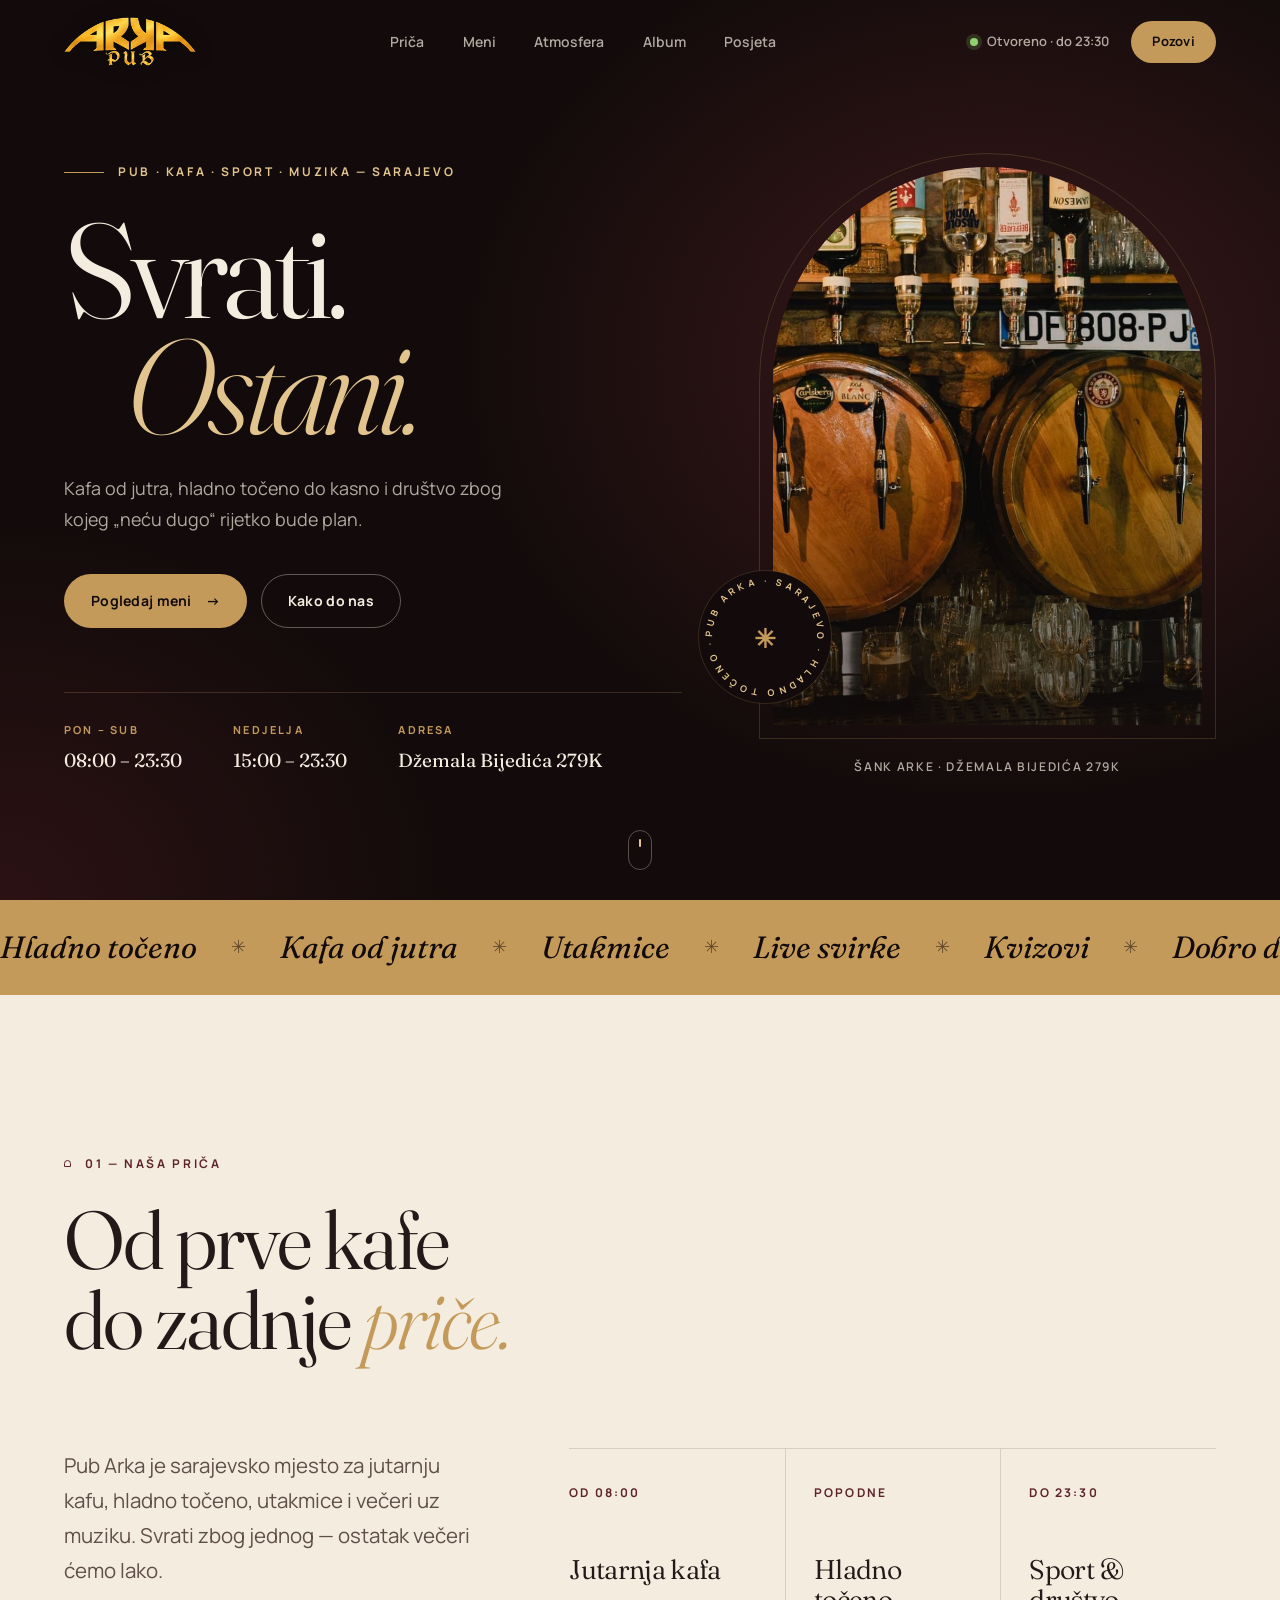
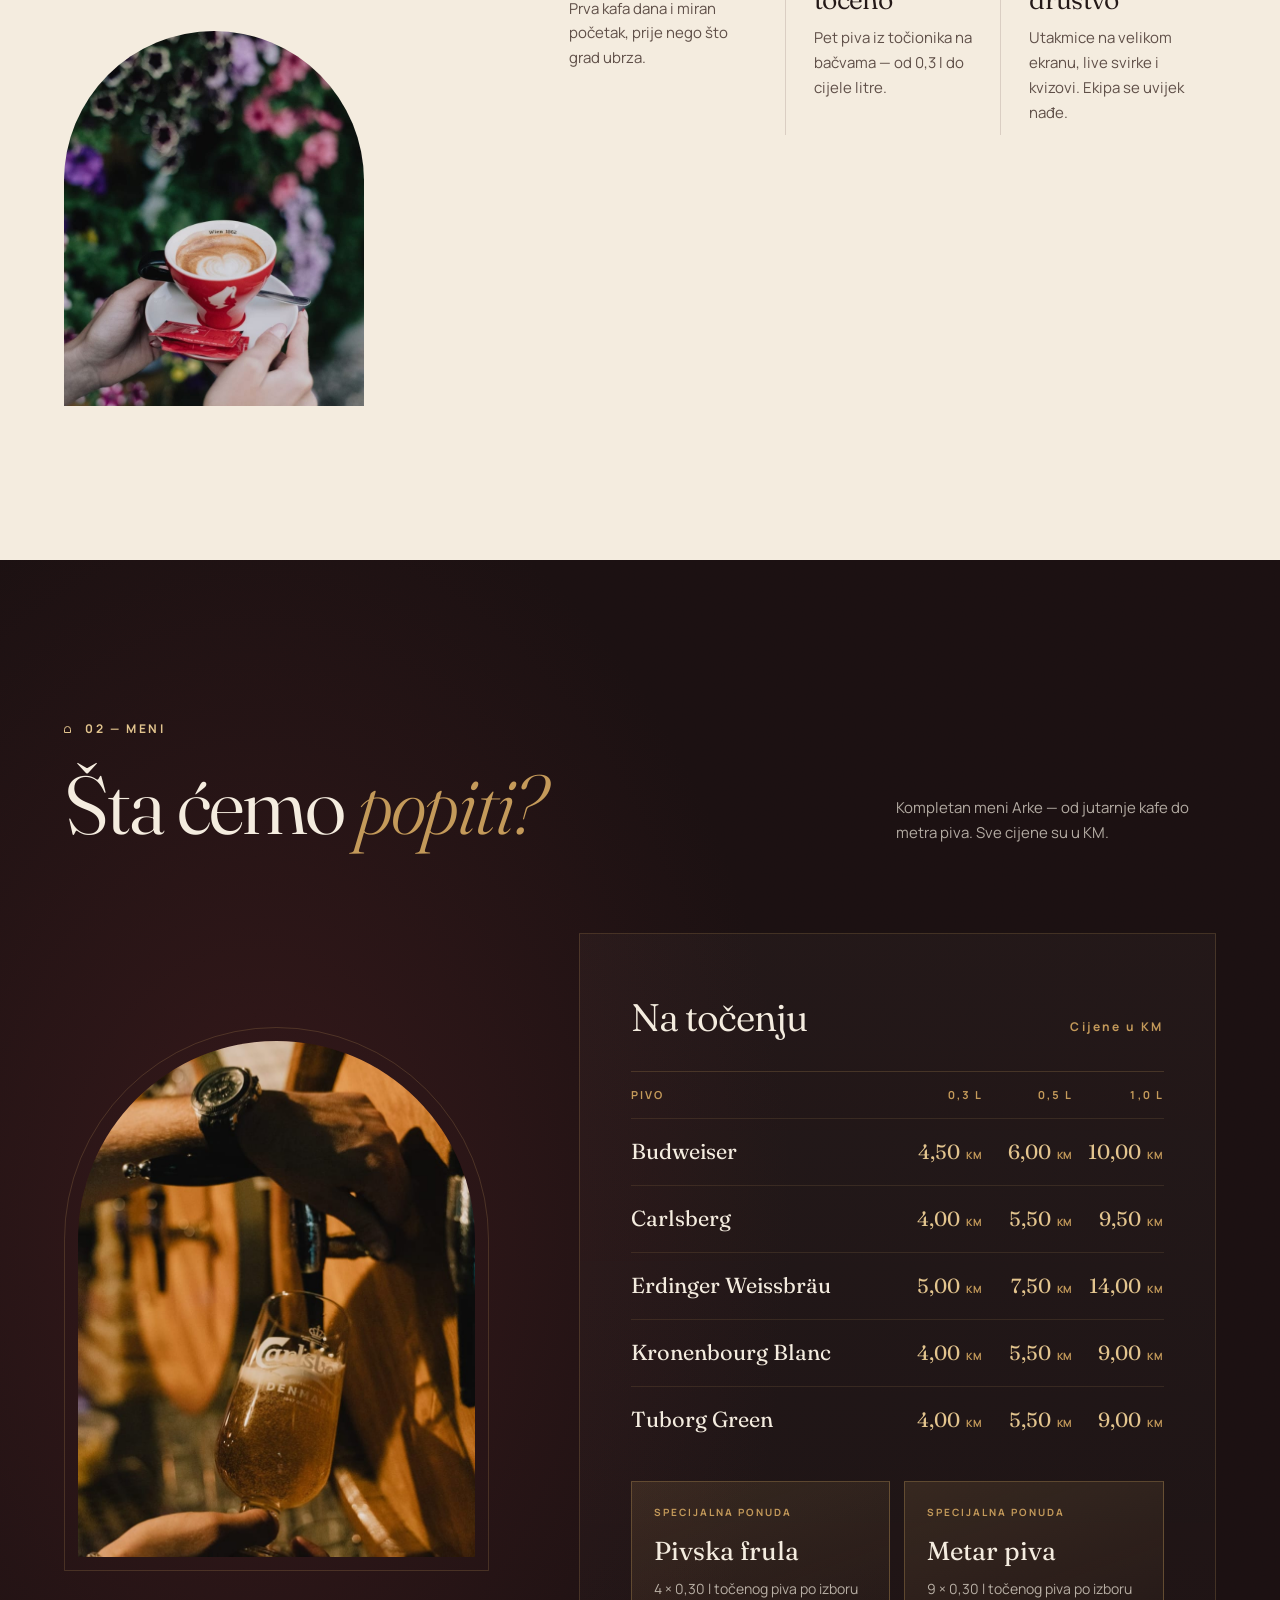
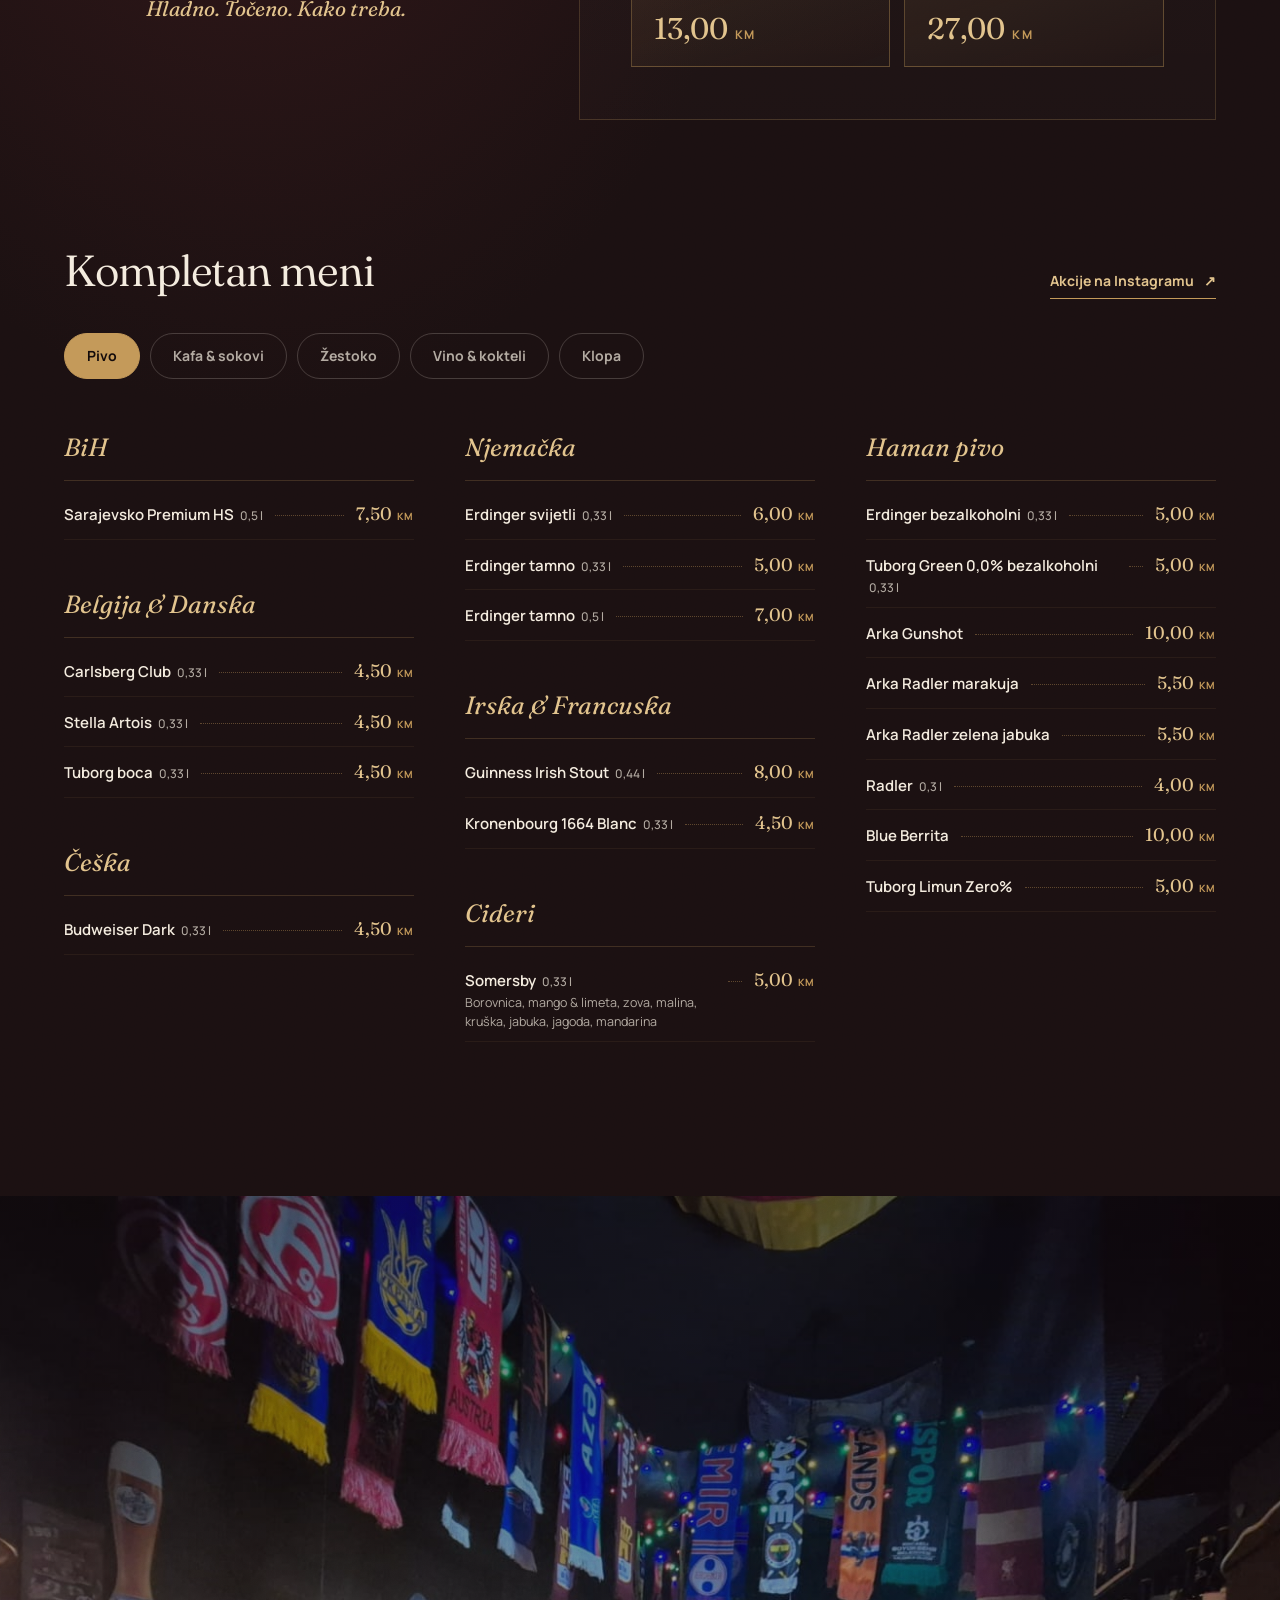
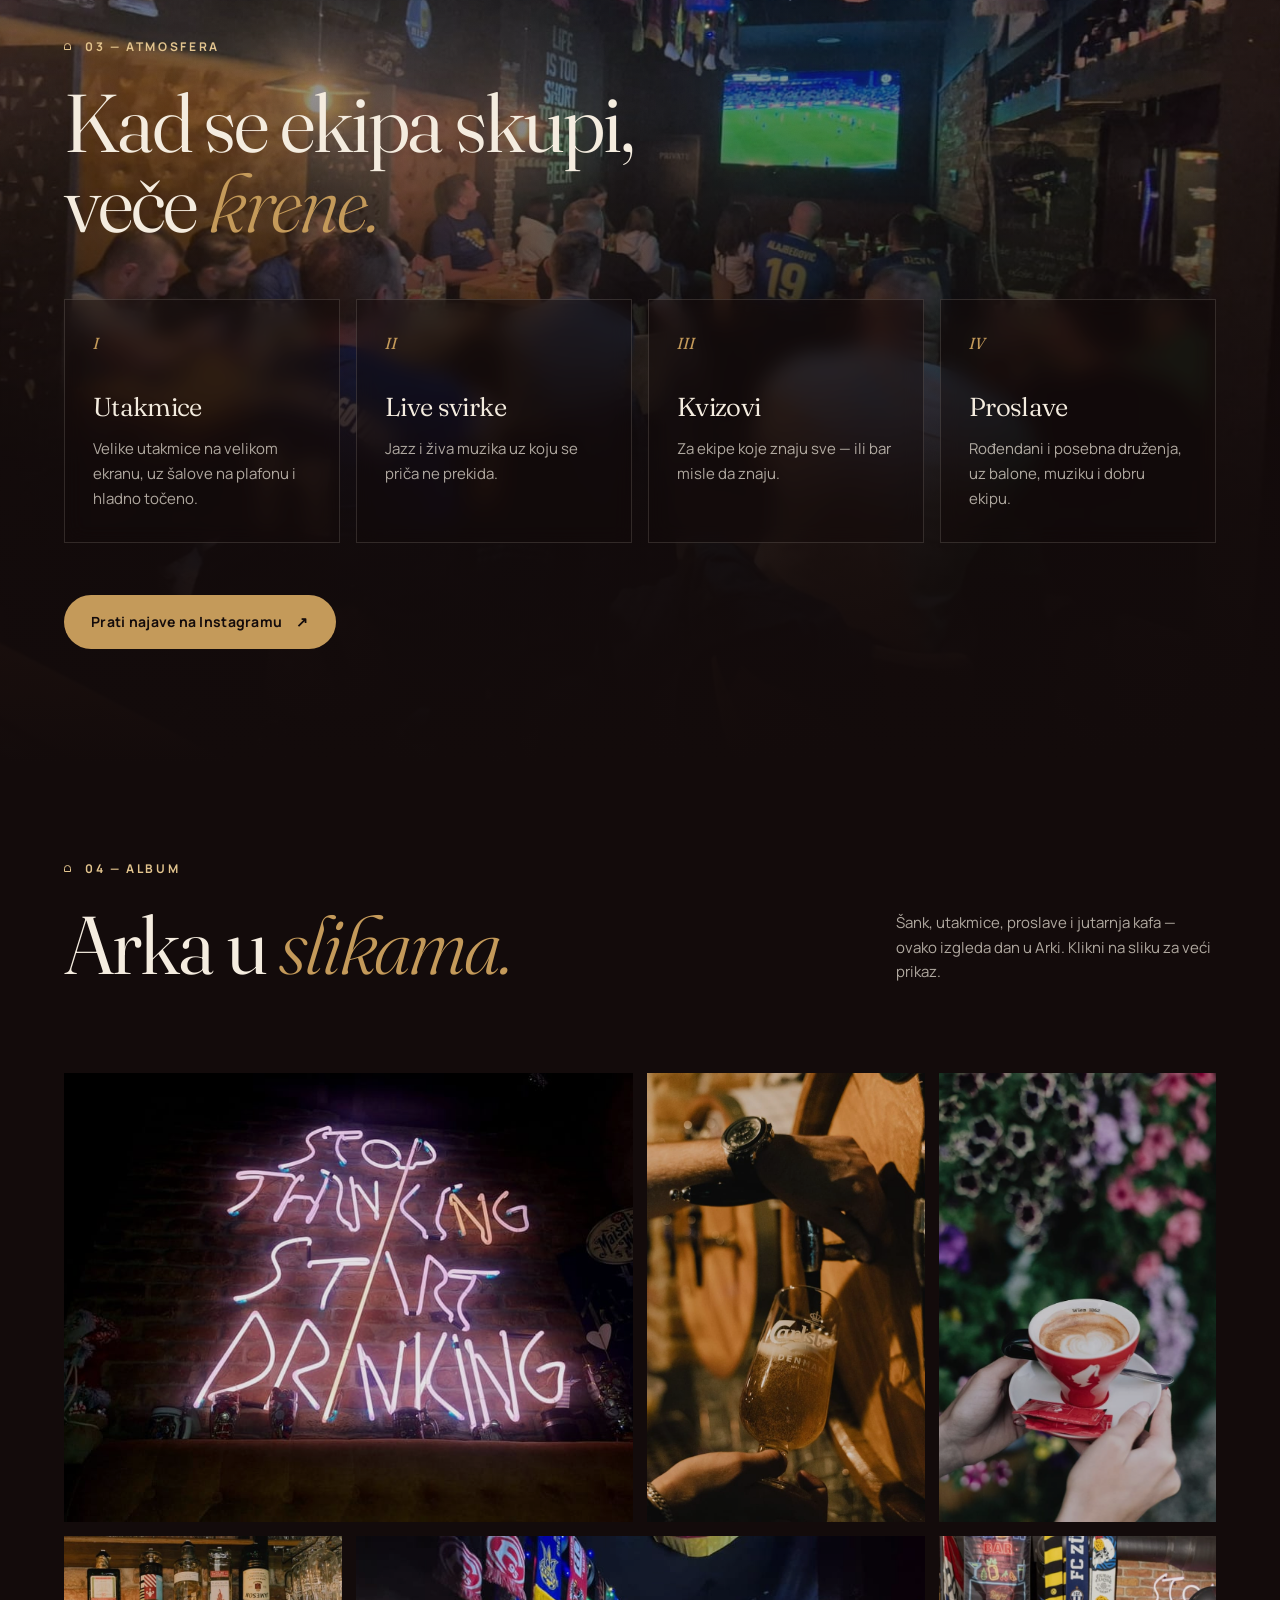
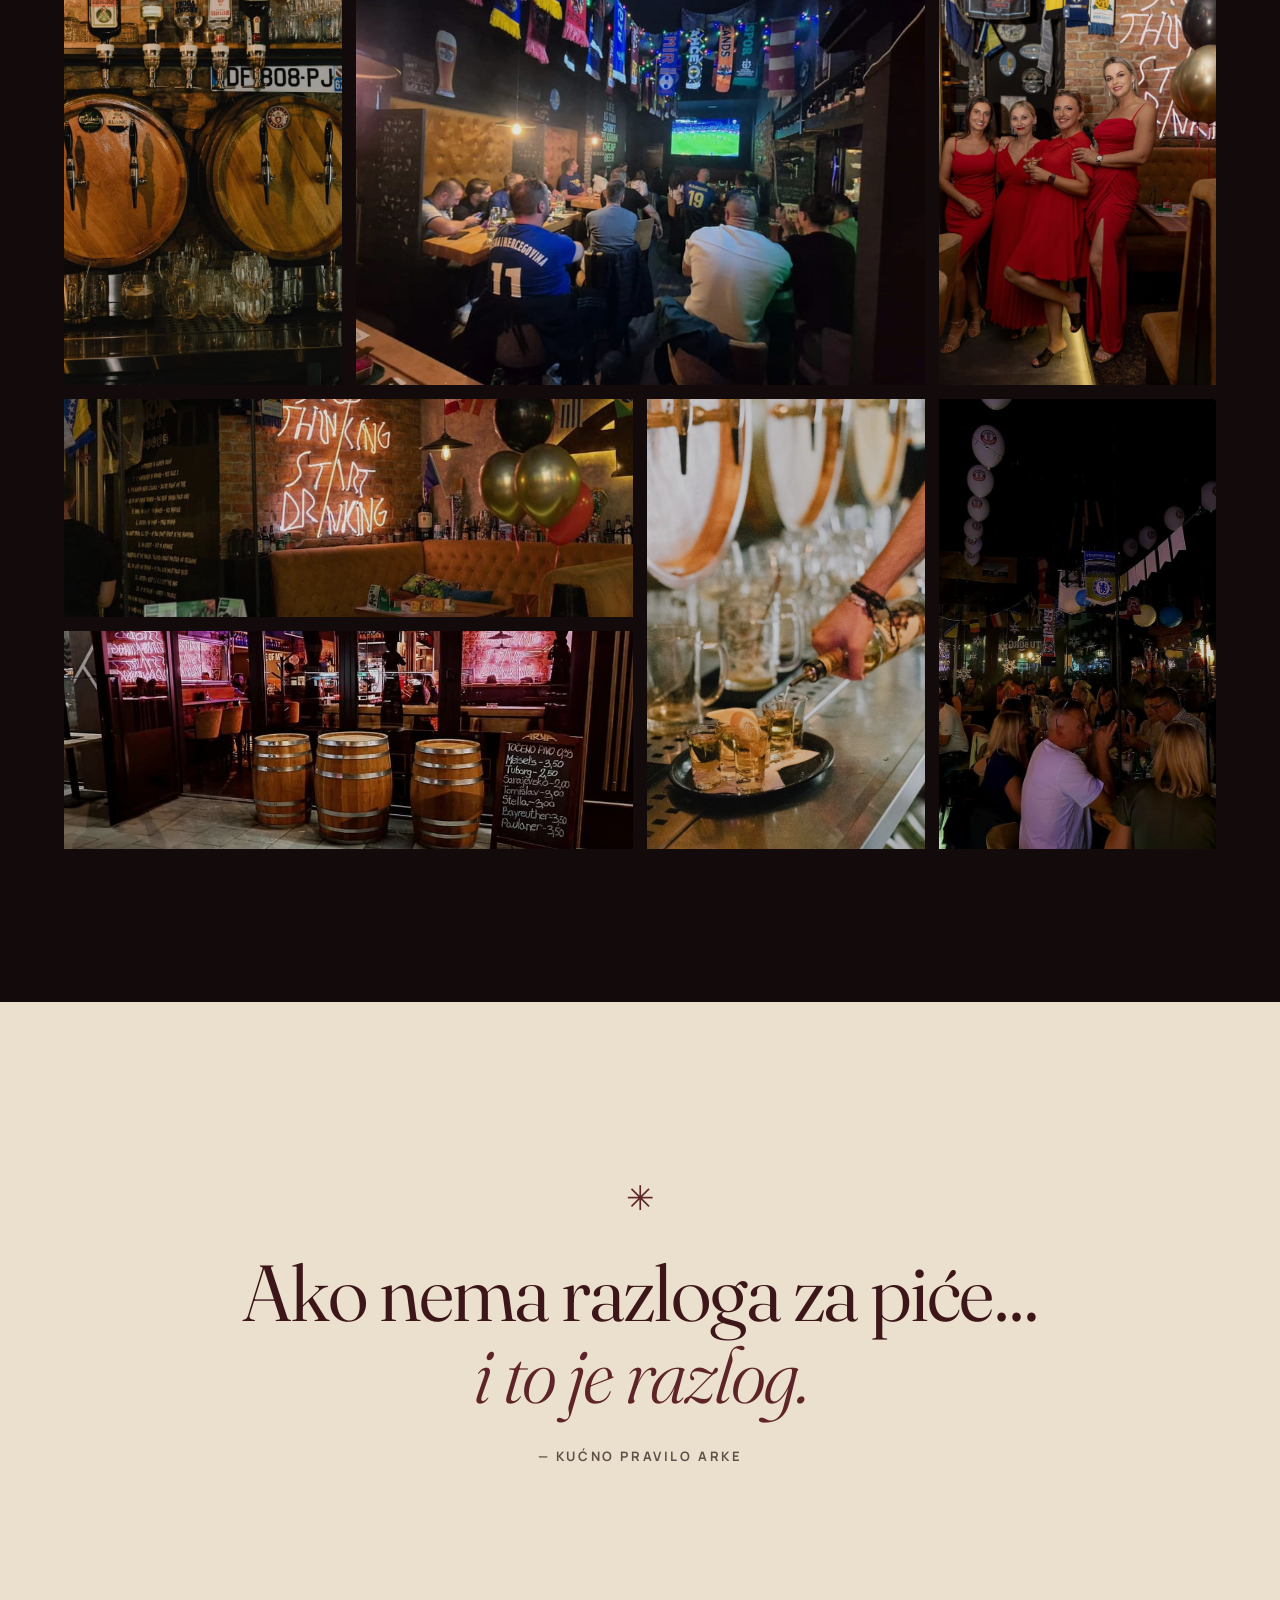
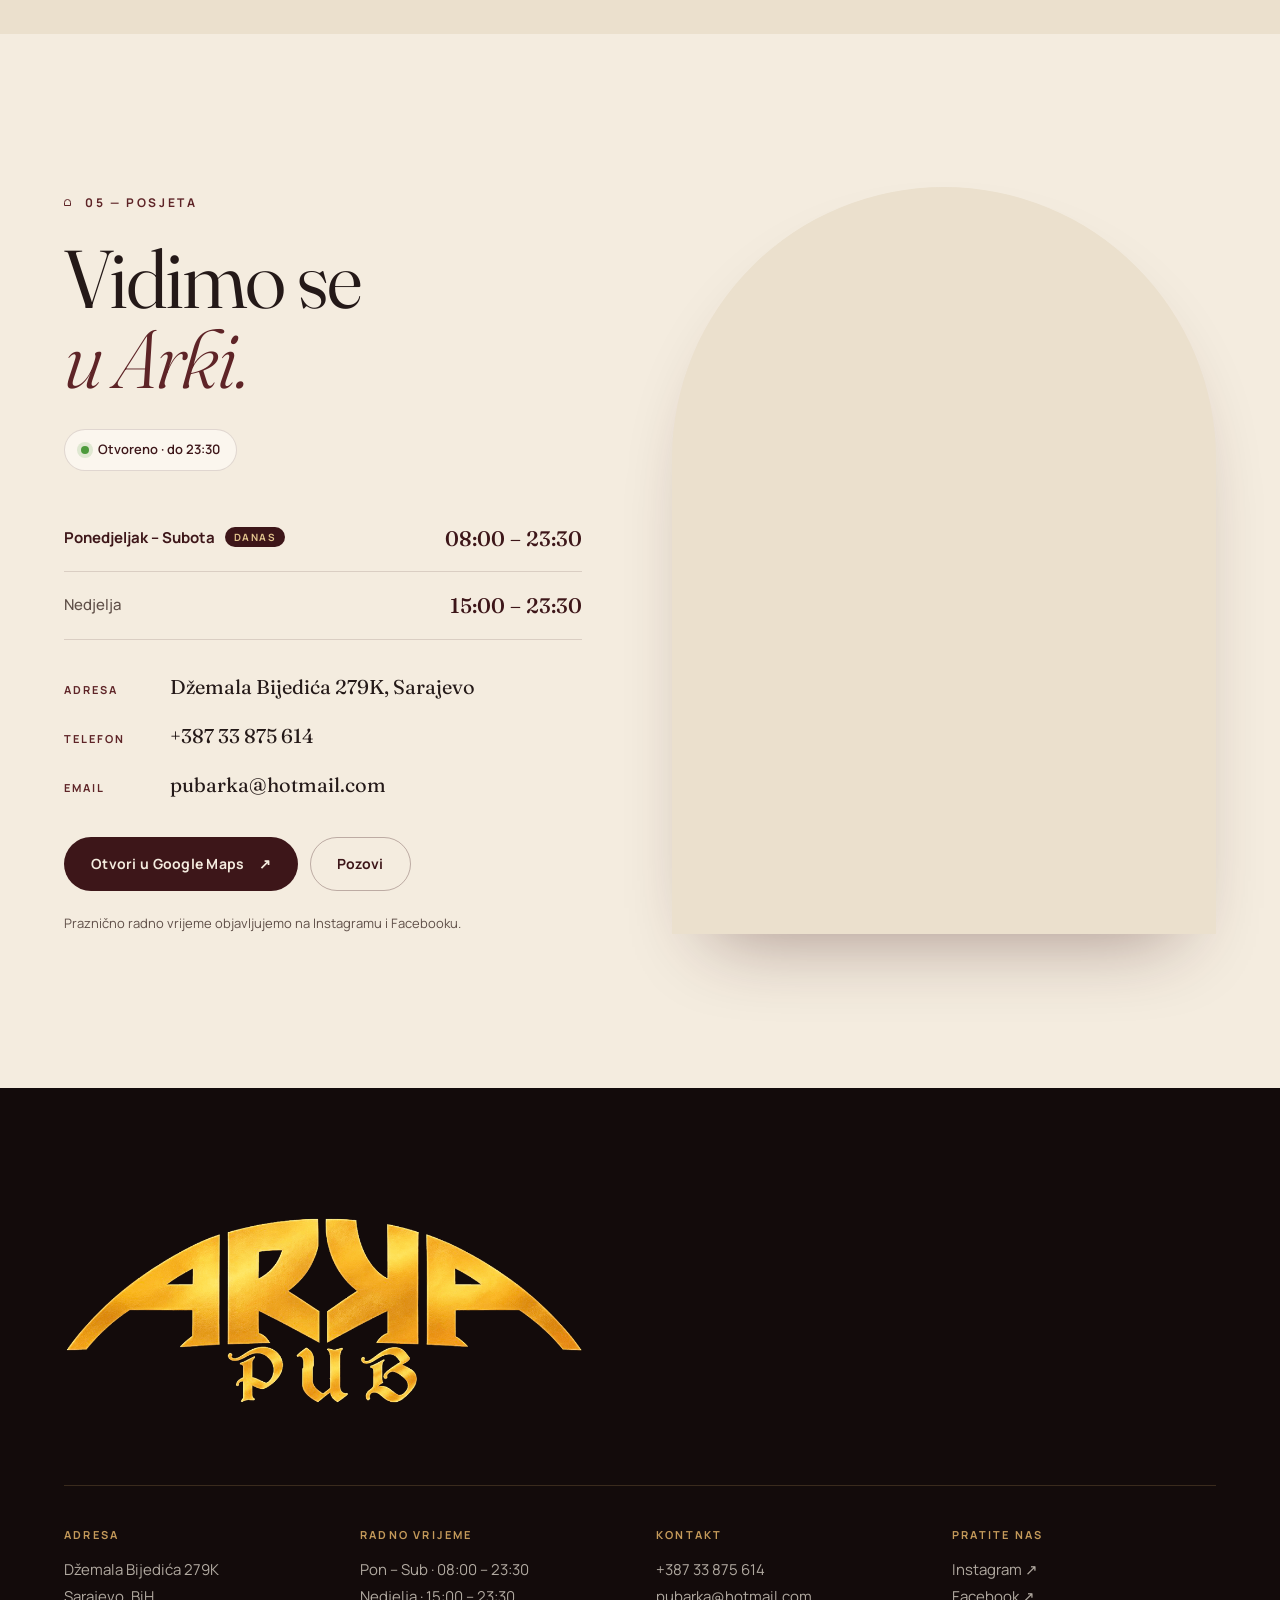
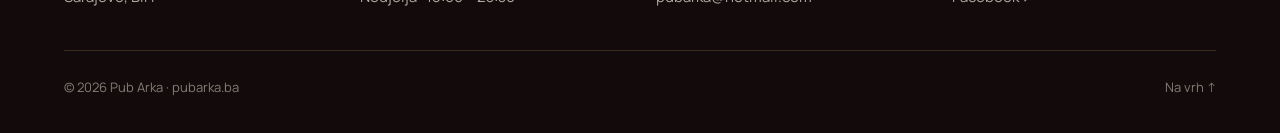
<file: index.html>
<!doctype html>
<html lang="bs">
  <head>
    <meta charset="utf-8" />
    <meta name="viewport" content="width=device-width, initial-scale=1" />
    <meta name="theme-color" content="#140c0c" />
    <title>Pub Arka · Sarajevo — kafa od jutra, hladno točeno do kasno</title>
    <meta name="description" content="Pub Arka, Džemala Bijedića 279K, Sarajevo. Jutarnja kafa, pet piva na točenju, kokteli, utakmice i dobro društvo. Pon–Sub 08:00–23:30, Ned 15:00–23:30." />
    <meta property="og:type" content="website" />
    <meta property="og:title" content="Pub Arka · Sarajevo — Svrati. Ostani." />
    <meta property="og:description" content="Kafa od jutra, hladno točeno do kasno, utakmice, muzika i dobro društvo. Džemala Bijedića 279K, Sarajevo." />
    <meta property="og:url" content="https://pubarka.ba/" />
    <meta property="og:image" content="https://pubarka.ba/assets/images/og-pub-arka.jpg" />
    <meta property="og:image:width" content="1200" />
    <meta property="og:image:height" content="630" />
    <link rel="icon" type="image/svg+xml" href="favicon.svg" />
    <link rel="preconnect" href="https://fonts.googleapis.com" />
    <link rel="preconnect" href="https://fonts.gstatic.com" crossorigin />
    <link href="https://fonts.googleapis.com/css2?family=Fraunces:ital,opsz,wght@0,9..144,300..600;1,9..144,300..600&family=Manrope:wght@400;500;600;700&display=swap" rel="stylesheet" />
    <link rel="stylesheet" href="styles.css?v=20261026" />
    <script>document.documentElement.classList.add("js");</script>
    <script src="script.js?v=20261026" defer></script>
    <script type="application/ld+json">
      {
        "@context": "https://schema.org",
        "@type": "BarOrPub",
        "name": "Pub Arka",
        "url": "https://pubarka.ba/",
        "logo": "https://pubarka.ba/assets/images/arka-logo-960.png",
        "image": ["https://pubarka.ba/assets/images/og-pub-arka.jpg", "https://pubarka.ba/assets/images/album/arka-sank-lg.jpg"],
        "telephone": "+38733875614",
        "email": "pubarka@hotmail.com",
        "address": {
          "@type": "PostalAddress",
          "streetAddress": "Džemala Bijedića 279K",
          "addressLocality": "Sarajevo",
          "addressCountry": "BA"
        },
        "openingHoursSpecification": [
          { "@type": "OpeningHoursSpecification", "dayOfWeek": ["Monday", "Tuesday", "Wednesday", "Thursday", "Friday", "Saturday"], "opens": "08:00", "closes": "23:30" },
          { "@type": "OpeningHoursSpecification", "dayOfWeek": "Sunday", "opens": "15:00", "closes": "23:30" }
        ],
        "hasMap": "https://maps.app.goo.gl/caym4uHnaQQj2MvX6",
        "hasMenu": "https://pubarka.ba/#ponuda",
        "sameAs": ["https://www.instagram.com/pub_arka/", "https://www.facebook.com/people/Pub-Arka/100070573111279/"]
      }
    </script>
  </head>
  <body>
    <a class="skip-link" href="#main">Preskoči na sadržaj</a>

    <header class="site-header" data-header>
      <a class="logo" href="#top" aria-label="Arka Pub — početna">
        <img src="assets/images/arka-logo-480.png" srcset="assets/images/arka-logo-480.png 1x, assets/images/arka-logo-960.png 2x" width="132" height="48" alt="Arka Pub" />
      </a>

      <nav class="nav" id="nav" aria-label="Glavna navigacija" data-nav>
        <a href="#prica">Priča</a>
        <a href="#ponuda">Meni</a>
        <a href="#atmosfera">Atmosfera</a>
        <a href="#album">Album</a>
        <a href="#posjeta">Posjeta</a>
        <a class="nav-mobile-only" href="tel:+38733875614">+387 33 875 614</a>
      </nav>

      <div class="header-end">
        <span class="status" data-open-status hidden></span>
        <a class="btn btn-small btn-brass" href="tel:+38733875614">Pozovi</a>
        <button class="menu-toggle" type="button" aria-expanded="false" aria-controls="nav" aria-label="Otvori meni" data-menu-toggle>
          <span></span><span></span>
        </button>
      </div>
    </header>

    <main id="main">
      <!-- HERO -->
      <section class="hero" id="top" aria-labelledby="hero-title">
        <div class="container hero-grid">
          <div class="hero-copy">
            <p class="kicker reveal"><span class="kicker-rule"></span>Pub · Kafa · Sport · Muzika — Sarajevo</p>
            <h1 id="hero-title" class="reveal">Svrati.<br /><em>Ostani.</em></h1>
            <p class="hero-lead reveal">Kafa od jutra, hladno točeno do kasno i društvo zbog kojeg „neću dugo“ rijetko bude plan.</p>
            <div class="hero-actions reveal">
              <a class="btn btn-brass" href="#ponuda">Pogledaj meni <span aria-hidden="true">→</span></a>
              <a class="btn btn-ghost" href="#posjeta">Kako do nas</a>
            </div>
            <dl class="hero-facts reveal">
              <div><dt>Pon – Sub</dt><dd>08:00 – 23:30</dd></div>
              <div><dt>Nedjelja</dt><dd>15:00 – 23:30</dd></div>
              <div><dt>Adresa</dt><dd>Džemala Bijedića 279K</dd></div>
            </dl>
          </div>

          <div class="hero-visual reveal">
            <div class="arch-frame">
              <div class="arch">
                <img src="assets/images/album/arka-sank-800.jpg" width="800" height="1428" alt="Šank Pub Arke: točionici na drvenim bačvama, a iznad njih boce na dozatorima." fetchpriority="high" />
              </div>
            </div>
            <svg class="seal" viewBox="0 0 160 160" aria-hidden="true">
              <defs><path id="seal-path" d="M80 80m-60 0a60 60 0 1 1 120 0a60 60 0 1 1-120 0" /></defs>
              <circle cx="80" cy="80" r="76" />
              <text><textPath href="#seal-path" textLength="372" lengthAdjust="spacing">PUB ARKA · SARAJEVO · HLADNO TOČENO ·</textPath></text>
              <g class="seal-star"><text x="80" y="92" text-anchor="middle">✳</text></g>
            </svg>
            <p class="hero-caption">Šank Arke · Džemala Bijedića 279K</p>
          </div>
        </div>
        <a class="scroll-cue" href="#prica" aria-label="Skrolaj na priču"><span></span></a>
      </section>

      <!-- MARQUEE -->
      <div class="marquee" aria-hidden="true">
        <div class="marquee-track">
          <span>Hladno točeno</span><i>✳</i><span>Kafa od jutra</span><i>✳</i><span>Utakmice</span><i>✳</i><span>Live svirke</span><i>✳</i><span>Kvizovi</span><i>✳</i><span>Dobro društvo</span><i>✳</i>
          <span>Hladno točeno</span><i>✳</i><span>Kafa od jutra</span><i>✳</i><span>Utakmice</span><i>✳</i><span>Live svirke</span><i>✳</i><span>Kvizovi</span><i>✳</i><span>Dobro društvo</span><i>✳</i>
        </div>
      </div>

      <!-- STORY -->
      <section class="story section" id="prica" aria-labelledby="story-title">
        <div class="container">
          <div class="section-head">
            <p class="index reveal">01 — Naša priča</p>
            <h2 id="story-title" class="reveal">Od prve kafe<br />do zadnje <em>priče.</em></h2>
          </div>
          <div class="story-body">
            <div class="story-intro">
              <p class="lead reveal">Pub Arka je sarajevsko mjesto za jutarnju kafu, hladno točeno, utakmice i večeri uz muziku. Svrati zbog jednog — ostatak večeri ćemo lako.</p>
              <figure class="story-photo reveal">
                <div class="arch">
                  <img src="assets/images/album/arka-kafa-800.jpg" width="800" height="1201" alt="Cappuccino sa srcem od mlijeka u crvenoj šoljici, u rukama gošće, ispred cvijeća." loading="lazy" decoding="async" />
                </div>
              </figure>
            </div>
            <ol class="pillars">
              <li class="pillar reveal">
                <span class="pillar-time">Od 08:00</span>
                <h3>Jutarnja kafa</h3>
                <p>Prva kafa dana i miran početak, prije nego što grad ubrza.</p>
              </li>
              <li class="pillar reveal">
                <span class="pillar-time">Popodne</span>
                <h3>Hladno točeno</h3>
                <p>Pet piva iz točionika na bačvama — od 0,3 l do cijele litre.</p>
              </li>
              <li class="pillar reveal">
                <span class="pillar-time">Do 23:30</span>
                <h3>Sport &amp; društvo</h3>
                <p>Utakmice na velikom ekranu, live svirke i kvizovi. Ekipa se uvijek nađe.</p>
              </li>
            </ol>
          </div>
        </div>
      </section>

      <!-- MENU -->
      <section class="menu section" id="ponuda" aria-labelledby="menu-title">
        <div class="container">
          <div class="section-head section-head-split">
            <div>
              <p class="index reveal">02 — Meni</p>
              <h2 id="menu-title" class="reveal">Šta ćemo <em>popiti?</em></h2>
            </div>
            <p class="section-note reveal">Kompletan meni Arke — od jutarnje kafe do metra piva. Sve cijene su u KM.</p>
          </div>

          <div class="menu-grid">
            <figure class="menu-visual reveal">
              <div class="arch-frame arch-frame-light">
                <div class="arch">
                  <img src="assets/images/album/arka-tocenje-800.jpg" width="800" height="1200" alt="Konobar toči hladno pivo iz točionika na drvenoj bačvi u čašu." loading="lazy" decoding="async" />
                </div>
              </div>
              <figcaption>Hladno. Točeno. Kako treba.</figcaption>
            </figure>

            <div class="menu-board reveal">
              <div class="board-head">
                <h3>Na točenju</h3>
                <span>Cijene u KM</span>
              </div>
              <table class="tap-table">
                <caption class="sr-only">Točeno pivo, cijene u KM</caption>
                <thead><tr><th scope="col">Pivo</th><th scope="col">0,3 l</th><th scope="col">0,5 l</th><th scope="col">1,0 l</th></tr></thead>
                <tbody>
                  <tr><th scope="row">Budweiser</th><td>4,50 <small>KM</small></td><td>6,00 <small>KM</small></td><td>10,00 <small>KM</small></td></tr>
                  <tr><th scope="row">Carlsberg</th><td>4,00 <small>KM</small></td><td>5,50 <small>KM</small></td><td>9,50 <small>KM</small></td></tr>
                  <tr><th scope="row">Erdinger Weissbräu</th><td>5,00 <small>KM</small></td><td>7,50 <small>KM</small></td><td>14,00 <small>KM</small></td></tr>
                  <tr><th scope="row">Kronenbourg Blanc</th><td>4,00 <small>KM</small></td><td>5,50 <small>KM</small></td><td>9,00 <small>KM</small></td></tr>
                  <tr><th scope="row">Tuborg Green</th><td>4,00 <small>KM</small></td><td>5,50 <small>KM</small></td><td>9,00 <small>KM</small></td></tr>
                </tbody>
              </table>
              <div class="specials">
                <div class="special"><span class="special-tag">Specijalna ponuda</span><h4>Pivska frula</h4><p>4 × 0,30 l točenog piva po izboru</p><span class="special-price">13,00 <small>KM</small></span></div>
                <div class="special"><span class="special-tag">Specijalna ponuda</span><h4>Metar piva</h4><p>9 × 0,30 l točenog piva po izboru</p><span class="special-price">27,00 <small>KM</small></span></div>
              </div>
            </div>
          </div>

          <div class="menu-full reveal">
            <div class="menu-full-head">
              <h3>Kompletan meni</h3>
              <a class="link-arrow" href="https://www.instagram.com/pub_arka/" target="_blank" rel="noreferrer">Akcije na Instagramu <span aria-hidden="true">↗</span></a>
            </div>
            <div class="menu-tabs" role="tablist" aria-label="Kategorije menija" data-menu-tabs>
              <button type="button" role="tab" id="tab-pivo" aria-controls="panel-pivo" aria-selected="true">Pivo</button>
              <button type="button" role="tab" id="tab-kafa" aria-controls="panel-kafa" aria-selected="false" tabindex="-1">Kafa &amp; sokovi</button>
              <button type="button" role="tab" id="tab-zestoko" aria-controls="panel-zestoko" aria-selected="false" tabindex="-1">Žestoko</button>
              <button type="button" role="tab" id="tab-vino" aria-controls="panel-vino" aria-selected="false" tabindex="-1">Vino &amp; kokteli</button>
              <button type="button" role="tab" id="tab-klopa" aria-controls="panel-klopa" aria-selected="false" tabindex="-1">Klopa</button>
            </div>
            <div class="menu-panel" role="tabpanel" id="panel-pivo" aria-labelledby="tab-pivo" data-menu-panel>
              <div class="menu-group">
                <h4>BiH</h4>
                <ul class="menu-items">
                  <li><span class="mi-name">Sarajevsko Premium HS <small>0,5 l</small></span><span class="leader" aria-hidden="true"></span><span class="mi-price">7,50 <small>KM</small></span></li>
                </ul>
              </div>
              <div class="menu-group">
                <h4>Belgija &amp; Danska</h4>
                <ul class="menu-items">
                  <li><span class="mi-name">Carlsberg Club <small>0,33 l</small></span><span class="leader" aria-hidden="true"></span><span class="mi-price">4,50 <small>KM</small></span></li>
                  <li><span class="mi-name">Stella Artois <small>0,33 l</small></span><span class="leader" aria-hidden="true"></span><span class="mi-price">4,50 <small>KM</small></span></li>
                  <li><span class="mi-name">Tuborg boca <small>0,33 l</small></span><span class="leader" aria-hidden="true"></span><span class="mi-price">4,50 <small>KM</small></span></li>
                </ul>
              </div>
              <div class="menu-group">
                <h4>Češka</h4>
                <ul class="menu-items">
                  <li><span class="mi-name">Budweiser Dark <small>0,33 l</small></span><span class="leader" aria-hidden="true"></span><span class="mi-price">4,50 <small>KM</small></span></li>
                </ul>
              </div>
              <div class="menu-group">
                <h4>Njemačka</h4>
                <ul class="menu-items">
                  <li><span class="mi-name">Erdinger svijetli <small>0,33 l</small></span><span class="leader" aria-hidden="true"></span><span class="mi-price">6,00 <small>KM</small></span></li>
                  <li><span class="mi-name">Erdinger tamno <small>0,33 l</small></span><span class="leader" aria-hidden="true"></span><span class="mi-price">5,00 <small>KM</small></span></li>
                  <li><span class="mi-name">Erdinger tamno <small>0,5 l</small></span><span class="leader" aria-hidden="true"></span><span class="mi-price">7,00 <small>KM</small></span></li>
                </ul>
              </div>
              <div class="menu-group">
                <h4>Irska &amp; Francuska</h4>
                <ul class="menu-items">
                  <li><span class="mi-name">Guinness Irish Stout <small>0,44 l</small></span><span class="leader" aria-hidden="true"></span><span class="mi-price">8,00 <small>KM</small></span></li>
                  <li><span class="mi-name">Kronenbourg 1664 Blanc <small>0,33 l</small></span><span class="leader" aria-hidden="true"></span><span class="mi-price">4,50 <small>KM</small></span></li>
                </ul>
              </div>
              <div class="menu-group">
                <h4>Cideri</h4>
                <ul class="menu-items">
                  <li><span class="mi-name">Somersby <small>0,33 l</small><em>Borovnica, mango &amp; limeta, zova, malina, kruška, jabuka, jagoda, mandarina</em></span><span class="leader" aria-hidden="true"></span><span class="mi-price">5,00 <small>KM</small></span></li>
                </ul>
              </div>
              <div class="menu-group">
                <h4>Haman pivo</h4>
                <ul class="menu-items">
                  <li><span class="mi-name">Erdinger bezalkoholni <small>0,33 l</small></span><span class="leader" aria-hidden="true"></span><span class="mi-price">5,00 <small>KM</small></span></li>
                  <li><span class="mi-name">Tuborg Green 0,0% bezalkoholni <small>0,33 l</small></span><span class="leader" aria-hidden="true"></span><span class="mi-price">5,00 <small>KM</small></span></li>
                  <li><span class="mi-name">Arka Gunshot</span><span class="leader" aria-hidden="true"></span><span class="mi-price">10,00 <small>KM</small></span></li>
                  <li><span class="mi-name">Arka Radler marakuja</span><span class="leader" aria-hidden="true"></span><span class="mi-price">5,50 <small>KM</small></span></li>
                  <li><span class="mi-name">Arka Radler zelena jabuka</span><span class="leader" aria-hidden="true"></span><span class="mi-price">5,50 <small>KM</small></span></li>
                  <li><span class="mi-name">Radler <small>0,3 l</small></span><span class="leader" aria-hidden="true"></span><span class="mi-price">4,00 <small>KM</small></span></li>
                  <li><span class="mi-name">Blue Berrita</span><span class="leader" aria-hidden="true"></span><span class="mi-price">10,00 <small>KM</small></span></li>
                  <li><span class="mi-name">Tuborg Limun Zero%</span><span class="leader" aria-hidden="true"></span><span class="mi-price">5,00 <small>KM</small></span></li>
                </ul>
              </div>
            </div>
            <div class="menu-panel" role="tabpanel" id="panel-kafa" aria-labelledby="tab-kafa" data-menu-panel>
              <div class="menu-group">
                <h4>Topli napici</h4>
                <ul class="menu-items">
                  <li><span class="mi-name">Espresso</span><span class="leader" aria-hidden="true"></span><span class="mi-price">2,50 <small>KM</small></span></li>
                  <li><span class="mi-name">Espresso cappuccino</span><span class="leader" aria-hidden="true"></span><span class="mi-price">3,50 <small>KM</small></span></li>
                  <li><span class="mi-name">Espresso macchiato</span><span class="leader" aria-hidden="true"></span><span class="mi-price">3,00 <small>KM</small></span></li>
                  <li><span class="mi-name">Ice caffe latte</span><span class="leader" aria-hidden="true"></span><span class="mi-price">4,00 <small>KM</small></span></li>
                  <li><span class="mi-name">Iced latte macchiato<em>Lješnjak, čokoladni keks ili slana karamela</em></span><span class="leader" aria-hidden="true"></span><span class="mi-price">4,00 <small>KM</small></span></li>
                  <li><span class="mi-name">Julius Meinl biljni čaj</span><span class="leader" aria-hidden="true"></span><span class="mi-price">3,50 <small>KM</small></span></li>
                  <li><span class="mi-name">Julius Meinl voćni čaj</span><span class="leader" aria-hidden="true"></span><span class="mi-price">3,50 <small>KM</small></span></li>
                  <li><span class="mi-name">Julius Meinl instant cappuccino</span><span class="leader" aria-hidden="true"></span><span class="mi-price">3,50 <small>KM</small></span></li>
                  <li><span class="mi-name">Julius Meinl topla čokolada</span><span class="leader" aria-hidden="true"></span><span class="mi-price">4,00 <small>KM</small></span></li>
                </ul>
              </div>
              <div class="menu-group">
                <h4>Sokovi</h4>
                <ul class="menu-items">
                  <li><span class="mi-name">Cappy <small>0,2 l</small><em>Borovnica, breskva, višnja, ananas, ribizla, jagoda, jabuka, narandža 100%</em></span><span class="leader" aria-hidden="true"></span><span class="mi-price">4,00 <small>KM</small></span></li>
                  <li><span class="mi-name">Cedevita <small>0,2 l</small><em>Limun ili narandža</em></span><span class="leader" aria-hidden="true"></span><span class="mi-price">4,00 <small>KM</small></span></li>
                  <li><span class="mi-name">Coca-Cola <small>0,25 l</small></span><span class="leader" aria-hidden="true"></span><span class="mi-price">4,00 <small>KM</small></span></li>
                  <li><span class="mi-name">Coca-Cola Zero <small>0,25 l</small></span><span class="leader" aria-hidden="true"></span><span class="mi-price">4,00 <small>KM</small></span></li>
                  <li><span class="mi-name">Cockta <small>0,275 l</small></span><span class="leader" aria-hidden="true"></span><span class="mi-price">4,00 <small>KM</small></span></li>
                  <li><span class="mi-name">Fanta <small>0,25 l</small></span><span class="leader" aria-hidden="true"></span><span class="mi-price">4,00 <small>KM</small></span></li>
                  <li><span class="mi-name">Fizzy Lemonade <small>0,25 l</small><em>Zelena jabuka, ananas, kruška, malina</em></span><span class="leader" aria-hidden="true"></span><span class="mi-price">4,00 <small>KM</small></span></li>
                  <li><span class="mi-name">Fuze Tea ledeni čaj <small>0,25 l</small><em>Šumsko voće, brusnica, breskva, hibiskus</em></span><span class="leader" aria-hidden="true"></span><span class="mi-price">4,00 <small>KM</small></span></li>
                  <li><span class="mi-name">Limunada <small>0,3 l</small></span><span class="leader" aria-hidden="true"></span><span class="mi-price">4,00 <small>KM</small></span></li>
                  <li><span class="mi-name">Senzacija<em>Dunja ili kruška</em></span><span class="leader" aria-hidden="true"></span><span class="mi-price">4,00 <small>KM</small></span></li>
                  <li><span class="mi-name">Monin ledeni čaj<em>Breskva ili malina</em></span><span class="leader" aria-hidden="true"></span><span class="mi-price">4,00 <small>KM</small></span></li>
                  <li><span class="mi-name">Schweppes Bitter / Pink Grapefruit <small>0,25 l</small></span><span class="leader" aria-hidden="true"></span><span class="mi-price">4,00 <small>KM</small></span></li>
                  <li><span class="mi-name">Schweppes Tonic <small>0,2 l</small></span><span class="leader" aria-hidden="true"></span><span class="mi-price">4,00 <small>KM</small></span></li>
                  <li><span class="mi-name">Schweppes Menta-Mojito</span><span class="leader" aria-hidden="true"></span><span class="mi-price">4,00 <small>KM</small></span></li>
                  <li><span class="mi-name">Sok od nane / zove <small>0,3 l</small></span><span class="leader" aria-hidden="true"></span><span class="mi-price">4,00 <small>KM</small></span></li>
                  <li><span class="mi-name">Mineralna voda Olimpija <small>0,25 l</small></span><span class="leader" aria-hidden="true"></span><span class="mi-price">3,00 <small>KM</small></span></li>
                  <li><span class="mi-name">Voda Olimpija <small>0,25 l</small></span><span class="leader" aria-hidden="true"></span><span class="mi-price">2,50 <small>KM</small></span></li>
                </ul>
              </div>
              <div class="menu-group">
                <h4>Energetska pića</h4>
                <ul class="menu-items">
                  <li><span class="mi-name">Hell Energy Classic <small>0,25 l</small></span><span class="leader" aria-hidden="true"></span><span class="mi-price">4,50 <small>KM</small></span></li>
                  <li><span class="mi-name">Red Bull <small>0,25 l</small></span><span class="leader" aria-hidden="true"></span><span class="mi-price">5,50 <small>KM</small></span></li>
                </ul>
              </div>
            </div>
            <div class="menu-panel" role="tabpanel" id="panel-zestoko" aria-labelledby="tab-zestoko" data-menu-panel>
              <div class="menu-group">
                <h4>Žestoka pića</h4>
                <ul class="menu-items">
                  <li><span class="mi-name">Absolut Elyx vodka <small>0,03 l</small></span><span class="leader" aria-hidden="true"></span><span class="mi-price">5,00 <small>KM</small></span></li>
                  <li><span class="mi-name">Beefeater 24 gin &amp; Schweppes tonic <small>0,23 l</small></span><span class="leader" aria-hidden="true"></span><span class="mi-price">6,50 <small>KM</small></span></li>
                  <li><span class="mi-name">Beefeater 24 gin <small>0,03 l</small></span><span class="leader" aria-hidden="true"></span><span class="mi-price">5,00 <small>KM</small></span></li>
                  <li><span class="mi-name">Beefeater gin &amp; Schweppes tonic <small>0,23 l</small></span><span class="leader" aria-hidden="true"></span><span class="mi-price">6,50 <small>KM</small></span></li>
                  <li><span class="mi-name">Beefeater gin <small>0,03 l</small></span><span class="leader" aria-hidden="true"></span><span class="mi-price">4,00 <small>KM</small></span></li>
                  <li><span class="mi-name">Beefeater Pink gin &amp; Schweppes tonic <small>0,23 l</small></span><span class="leader" aria-hidden="true"></span><span class="mi-price">6,50 <small>KM</small></span></li>
                  <li><span class="mi-name">Beefeater Pink gin <small>0,03 l</small></span><span class="leader" aria-hidden="true"></span><span class="mi-price">4,50 <small>KM</small></span></li>
                  <li><span class="mi-name">Captain Morgan Gold <small>0,03 l</small></span><span class="leader" aria-hidden="true"></span><span class="mi-price">3,50 <small>KM</small></span></li>
                  <li><span class="mi-name">Captain Morgan White Rum <small>0,03 l</small></span><span class="leader" aria-hidden="true"></span><span class="mi-price">3,50 <small>KM</small></span></li>
                  <li><span class="mi-name">Kraljevska travarica <small>0,03 l</small></span><span class="leader" aria-hidden="true"></span><span class="mi-price">5,00 <small>KM</small></span></li>
                  <li><span class="mi-name">Needle Blackforest gin &amp; tonic <small>0,33 l</small></span><span class="leader" aria-hidden="true"></span><span class="mi-price">8,50 <small>KM</small></span></li>
                  <li><span class="mi-name">Needle Blackforest gin <small>0,03 l</small></span><span class="leader" aria-hidden="true"></span><span class="mi-price">4,00 <small>KM</small></span></li>
                  <li><span class="mi-name">Pelinkovac Antique <small>0,03 l</small></span><span class="leader" aria-hidden="true"></span><span class="mi-price">4,00 <small>KM</small></span></li>
                  <li><span class="mi-name">Rakija dunja <small>0,03 l</small></span><span class="leader" aria-hidden="true"></span><span class="mi-price">5,00 <small>KM</small></span></li>
                  <li><span class="mi-name">Rakija kajsija <small>0,03 l</small></span><span class="leader" aria-hidden="true"></span><span class="mi-price">5,00 <small>KM</small></span></li>
                  <li><span class="mi-name">Rakija šljiva <small>0,03 l</small></span><span class="leader" aria-hidden="true"></span><span class="mi-price">4,00 <small>KM</small></span></li>
                  <li><span class="mi-name">Rakija Tri i po jabuke <small>0,03 l</small></span><span class="leader" aria-hidden="true"></span><span class="mi-price">5,00 <small>KM</small></span></li>
                  <li><span class="mi-name">Rakija viljamovka <small>0,03 l</small></span><span class="leader" aria-hidden="true"></span><span class="mi-price">5,50 <small>KM</small></span></li>
                  <li><span class="mi-name">Tequila Blanco <small>0,03 l</small></span><span class="leader" aria-hidden="true"></span><span class="mi-price">4,50 <small>KM</small></span></li>
                  <li><span class="mi-name">Tequila Gold <small>0,03 l</small></span><span class="leader" aria-hidden="true"></span><span class="mi-price">4,50 <small>KM</small></span></li>
                  <li><span class="mi-name">Vodka <small>0,03 l</small></span><span class="leader" aria-hidden="true"></span><span class="mi-price">4,00 <small>KM</small></span></li>
                  <li><span class="mi-name">Irish Coffee<em>Jameson Cask Mates Stout 0,03 l, Julius Meinl Crema Italiano 100 ml, 10 ml javorovog sirupa i 30 ml šlaga</em></span><span class="leader" aria-hidden="true"></span><span class="mi-price">8,00 <small>KM</small></span></li>
                </ul>
              </div>
              <div class="menu-group">
                <h4>Za hrabre i odvažne</h4>
                <ul class="menu-items">
                  <li><span class="mi-name">Gin Toddy</span><span class="leader" aria-hidden="true"></span><span class="mi-price">7,00 <small>KM</small></span></li>
                  <li><span class="mi-name">Jack Daniel's <small>0,03 l</small></span><span class="leader" aria-hidden="true"></span><span class="mi-price">6,00 <small>KM</small></span></li>
                  <li><span class="mi-name">Jameson Black Barrel <small>0,03 l</small></span><span class="leader" aria-hidden="true"></span><span class="mi-price">6,00 <small>KM</small></span></li>
                  <li><span class="mi-name">Jameson Cask Mates Stout <small>0,03 l</small></span><span class="leader" aria-hidden="true"></span><span class="mi-price">5,00 <small>KM</small></span></li>
                  <li><span class="mi-name">Jameson Irish Whiskey <small>0,03 l</small></span><span class="leader" aria-hidden="true"></span><span class="mi-price">5,00 <small>KM</small></span></li>
                  <li><span class="mi-name">Jameson Winter Whiskey <small>0,05 l</small></span><span class="leader" aria-hidden="true"></span><span class="mi-price">7,00 <small>KM</small></span></li>
                  <li><span class="mi-name">Kuhani gin <small>0,2 l</small></span><span class="leader" aria-hidden="true"></span><span class="mi-price">7,50 <small>KM</small></span></li>
                  <li><span class="mi-name">Shanky's <small>0,03 l</small></span><span class="leader" aria-hidden="true"></span><span class="mi-price">4,50 <small>KM</small></span></li>
                </ul>
              </div>
              <div class="menu-group">
                <h4>Likeri</h4>
                <ul class="menu-items">
                  <li><span class="mi-name">Baileys <small>0,03 l</small></span><span class="leader" aria-hidden="true"></span><span class="mi-price">4,50 <small>KM</small></span></li>
                  <li><span class="mi-name">Jägermeister <small>0,03 l</small></span><span class="leader" aria-hidden="true"></span><span class="mi-price">4,50 <small>KM</small></span></li>
                  <li><span class="mi-name">Liker crni ribiz <small>0,05 l</small></span><span class="leader" aria-hidden="true"></span><span class="mi-price">4,50 <small>KM</small></span></li>
                  <li><span class="mi-name">Liker malina <small>0,05 l</small></span><span class="leader" aria-hidden="true"></span><span class="mi-price">4,50 <small>KM</small></span></li>
                  <li><span class="mi-name">Liker medena <small>0,05 l</small></span><span class="leader" aria-hidden="true"></span><span class="mi-price">4,50 <small>KM</small></span></li>
                  <li><span class="mi-name">Liker višnja <small>0,05 l</small></span><span class="leader" aria-hidden="true"></span><span class="mi-price">4,50 <small>KM</small></span></li>
                  <li><span class="mi-name">Teranino liker <small>0,05 l</small></span><span class="leader" aria-hidden="true"></span><span class="mi-price">5,00 <small>KM</small></span></li>
                </ul>
              </div>
            </div>
            <div class="menu-panel" role="tabpanel" id="panel-vino" aria-labelledby="tab-vino" data-menu-panel>
              <div class="menu-group">
                <h4>Vino</h4>
                <ul class="menu-items">
                  <li><span class="mi-name">Andrija Blatina <small>0,187 l</small></span><span class="leader" aria-hidden="true"></span><span class="mi-price">8,00 <small>KM</small></span></li>
                  <li><span class="mi-name">Andrija Blatina <small>0,75 l</small></span><span class="leader" aria-hidden="true"></span><span class="mi-price">38,00 <small>KM</small></span></li>
                  <li><span class="mi-name">Andrija Žilavka <small>0,187 l</small></span><span class="leader" aria-hidden="true"></span><span class="mi-price">8,00 <small>KM</small></span></li>
                  <li><span class="mi-name">Andrija Žilavka <small>0,75 l</small></span><span class="leader" aria-hidden="true"></span><span class="mi-price">40,00 <small>KM</small></span></li>
                  <li><span class="mi-name">Kuhano vino <small>0,2 l</small></span><span class="leader" aria-hidden="true"></span><span class="mi-price">8,00 <small>KM</small></span></li>
                  <li><span class="mi-name">Tikveš Alexandria White Classic <small>0,187 l</small></span><span class="leader" aria-hidden="true"></span><span class="mi-price">7,50 <small>KM</small></span></li>
                  <li><span class="mi-name">Tikveš Graševina / Temjanika <small>0,187 l</small></span><span class="leader" aria-hidden="true"></span><span class="mi-price">7,50 <small>KM</small></span></li>
                  <li><span class="mi-name">Tikveš Temjanika SS <small>0,75 l</small></span><span class="leader" aria-hidden="true"></span><span class="mi-price">39,50 <small>KM</small></span></li>
                  <li><span class="mi-name">Tikveš T'ga za jug <small>0,187 l</small></span><span class="leader" aria-hidden="true"></span><span class="mi-price">7,50 <small>KM</small></span></li>
                  <li><span class="mi-name">Vrhunska Žilavka Nuić <small>0,75 l</small></span><span class="leader" aria-hidden="true"></span><span class="mi-price">40,00 <small>KM</small></span></li>
                  <li><span class="mi-name">Malvazija Pro Corde <small>0,187 l</small></span><span class="leader" aria-hidden="true"></span><span class="mi-price">8,00 <small>KM</small></span></li>
                  <li><span class="mi-name">Malvazija Plantaže <small>0,187 l</small></span><span class="leader" aria-hidden="true"></span><span class="mi-price">8,00 <small>KM</small></span></li>
                </ul>
              </div>
              <div class="menu-group">
                <h4>Kokteli</h4>
                <ul class="menu-items">
                  <li><span class="mi-name">Arka Cocktail <small>0,25 l</small></span><span class="leader" aria-hidden="true"></span><span class="mi-price">10,00 <small>KM</small></span></li>
                  <li><span class="mi-name">Blue Agave Margarita <small>0,25 l</small></span><span class="leader" aria-hidden="true"></span><span class="mi-price">8,00 <small>KM</small></span></li>
                  <li><span class="mi-name">Mojito <small>0,36 l</small></span><span class="leader" aria-hidden="true"></span><span class="mi-price">8,00 <small>KM</small></span></li>
                  <li><span class="mi-name">Mojito bezalkoholni <small>0,33 l</small></span><span class="leader" aria-hidden="true"></span><span class="mi-price">6,50 <small>KM</small></span></li>
                  <li><span class="mi-name">Glogg</span><span class="leader" aria-hidden="true"></span><span class="mi-price">7,00 <small>KM</small></span></li>
                  <li><span class="mi-name">Red Wine</span><span class="leader" aria-hidden="true"></span><span class="mi-price">7,00 <small>KM</small></span></li>
                  <li><span class="mi-name">Rum Punch</span><span class="leader" aria-hidden="true"></span><span class="mi-price">7,00 <small>KM</small></span></li>
                  <li><span class="mi-name">White Wine</span><span class="leader" aria-hidden="true"></span><span class="mi-price">7,00 <small>KM</small></span></li>
                  <li><span class="mi-name">Smirnoff Ice</span><span class="leader" aria-hidden="true"></span><span class="mi-price">6,00 <small>KM</small></span></li>
                </ul>
              </div>
            </div>
            <div class="menu-panel" role="tabpanel" id="panel-klopa" aria-labelledby="tab-klopa" data-menu-panel>
              <div class="menu-group">
                <h4>Nešto za pod zub</h4>
                <ul class="menu-items">
                  <li><span class="mi-name">Hladna plata Arka</span><span class="leader" aria-hidden="true"></span><span class="mi-price">29,00 <small>KM</small></span></li>
                </ul>
              </div>
              <div class="menu-group">
                <h4>Snack</h4>
                <ul class="menu-items">
                  <li><span class="mi-name">Patos Rolls<em>Honey &amp; mustard, hot chili &amp; lime ili hot pepper</em></span><span class="leader" aria-hidden="true"></span><span class="mi-price">3,50 <small>KM</small></span></li>
                  <li><span class="mi-name">Patos Nachos</span><span class="leader" aria-hidden="true"></span><span class="mi-price">3,50 <small>KM</small></span></li>
                </ul>
              </div>
            </div>
          </div>
        </div>
      </section>

      <!-- ATMOSPHERE -->
      <section class="atmosphere" id="atmosfera" aria-labelledby="atmo-title">
        <img class="atmosphere-bg" src="assets/images/album/arka-utakmica-lg.jpg" srcset="assets/images/album/arka-utakmica-800.jpg 800w, assets/images/album/arka-utakmica-lg.jpg 1600w" sizes="100vw" width="1600" height="1200" alt="" loading="lazy" decoding="async" />
        <div class="container atmosphere-inner">
          <p class="index index-light reveal">03 — Atmosfera</p>
          <h2 id="atmo-title" class="reveal">Kad se ekipa skupi,<br />veče <em>krene.</em></h2>
          <div class="events">
            <article class="event reveal">
              <span class="event-num">I</span>
              <h3>Utakmice</h3>
              <p>Velike utakmice na velikom ekranu, uz šalove na plafonu i hladno točeno.</p>
            </article>
            <article class="event reveal">
              <span class="event-num">II</span>
              <h3>Live svirke</h3>
              <p>Jazz i živa muzika uz koju se priča ne prekida.</p>
            </article>
            <article class="event reveal">
              <span class="event-num">III</span>
              <h3>Kvizovi</h3>
              <p>Za ekipe koje znaju sve — ili bar misle da znaju.</p>
            </article>
            <article class="event reveal">
              <span class="event-num">IV</span>
              <h3>Proslave</h3>
              <p>Rođendani i posebna druženja, uz balone, muziku i dobru ekipu.</p>
            </article>
          </div>
          <a class="btn btn-brass reveal" href="https://www.instagram.com/pub_arka/" target="_blank" rel="noreferrer">Prati najave na Instagramu <span aria-hidden="true">↗</span></a>
        </div>
      </section>

      <!-- ALBUM -->
      <section class="album section" id="album" aria-labelledby="album-title">
        <div class="container">
          <div class="section-head section-head-split">
            <div>
              <p class="index reveal">04 — Album</p>
              <h2 id="album-title" class="reveal">Arka u <em>slikama.</em></h2>
            </div>
            <p class="section-note reveal">Šank, utakmice, proslave i jutarnja kafa — ovako izgleda dan u Arki. Klikni na sliku za veći prikaz.</p>
          </div>

          <ul class="gallery" data-gallery>
            <li class="g-wide reveal"><a href="assets/images/album/arka-neon-lg.jpg" data-caption="Stop thinking, start drinking — naš neon"><img src="assets/images/album/arka-neon-800.jpg" width="800" height="600" alt="Neonski natpis „Stop thinking, start drinking“ na zidu od cigle." loading="lazy" decoding="async" /><span class="g-cap">Naš neon</span></a></li>
            <li class="g-tall reveal"><a href="assets/images/album/arka-tocenje-lg.jpg" data-caption="Točeno iz bačve"><img src="assets/images/album/arka-tocenje-800.jpg" width="800" height="1200" alt="Točenje piva iz točionika na drvenoj bačvi." loading="lazy" decoding="async" /><span class="g-cap">Točeno iz bačve</span></a></li>
            <li class="g-tall reveal"><a href="assets/images/album/arka-kafa-lg.jpg" data-caption="Jutarnja kafa"><img src="assets/images/album/arka-kafa-800.jpg" width="800" height="1201" alt="Cappuccino u crvenoj šoljici ispred cvijeća." loading="lazy" decoding="async" /><span class="g-cap">Jutarnja kafa</span></a></li>
            <li class="g-tall reveal"><a href="assets/images/album/arka-sank-lg.jpg" data-caption="Šank"><img src="assets/images/album/arka-sank-800.jpg" width="800" height="1428" alt="Točionici na bačvama i boce na dozatorima iznad šanka." loading="lazy" decoding="async" /><span class="g-cap">Šank</span></a></li>
            <li class="g-wide reveal"><a href="assets/images/album/arka-utakmica-lg.jpg" data-caption="Utakmica na velikom ekranu"><img src="assets/images/album/arka-utakmica-800.jpg" width="800" height="600" alt="Gosti u dresovima reprezentacije gledaju utakmicu na velikom ekranu, ispod šalova okačenih o plafon." loading="lazy" decoding="async" /><span class="g-cap">Utakmice</span></a></li>
            <li class="g-tall reveal"><a href="assets/images/album/arka-proslava-lg.jpg" data-caption="Proslava u Arki"><img src="assets/images/album/arka-proslava-800.jpg" width="800" height="1141" alt="Četiri gošće u crvenim haljinama na proslavi, pored balona i neonskog natpisa." loading="lazy" decoding="async" /><span class="g-cap">Proslave</span></a></li>
            <li class="g-band reveal"><a href="assets/images/album/arka-kutak-lg.jpg" data-caption="Naš kutak"><img src="assets/images/album/arka-kutak-800.jpg" width="800" height="559" alt="Kutak s tapaciranom sofom, neonom i balonima, spreman za proslavu." loading="lazy" decoding="async" /><span class="g-cap">Naš kutak</span></a></li>
            <li class="g-tall reveal"><a href="assets/images/album/arka-runda-lg.jpg" data-caption="Runda za ekipu"><img src="assets/images/album/arka-runda-800.jpg" width="800" height="1201" alt="Konobar sipa runde rakije u čašice na poslužavniku." loading="lazy" decoding="async" /><span class="g-cap">Runda za ekipu</span></a></li>
            <li class="g-tall reveal"><a href="assets/images/album/arka-vecer-lg.jpg" data-caption="Puna Arka"><img src="assets/images/album/arka-vecer-800.jpg" width="800" height="1067" alt="Pun pub navečer, s balonima i šalovima iznad gostiju." loading="lazy" decoding="async" /><span class="g-cap">Puna Arka</span></a></li>
            <li class="g-band reveal"><a href="assets/images/pubarka-frontage.jpg" data-caption="Ulaz u Arku, Džemala Bijedića 279K"><img src="assets/images/pubarka-frontage.jpg" width="960" height="720" alt="Ulaz u Pub Arku navečer, s bačvama i tablom ponude ispred izloga." loading="lazy" decoding="async" /><span class="g-cap">Ulaz</span></a></li>
          </ul>
        </div>
      </section>

      <!-- MOTTO -->
      <section class="motto" aria-label="Kućno pravilo">
        <div class="container">
          <span class="motto-star reveal" aria-hidden="true">✳</span>
          <blockquote class="reveal">
            <p>Ako nema razloga za piće…<br /><em>i to je razlog.</em></p>
          </blockquote>
          <p class="motto-sign reveal">— kućno pravilo Arke</p>
        </div>
      </section>

      <!-- VISIT -->
      <section class="visit section" id="posjeta" aria-labelledby="visit-title">
        <div class="container visit-grid">
          <div class="visit-info">
            <p class="index reveal">05 — Posjeta</p>
            <h2 id="visit-title" class="reveal">Vidimo se<br /><em>u Arki.</em></h2>
            <span class="status status-pill reveal" data-open-status hidden></span>

            <table class="hours reveal">
              <caption class="sr-only">Radno vrijeme</caption>
              <tbody>
                <tr data-days="1,2,3,4,5,6"><th scope="row">Ponedjeljak – Subota</th><td>08:00 – 23:30</td></tr>
                <tr data-days="0"><th scope="row">Nedjelja</th><td>15:00 – 23:30</td></tr>
              </tbody>
            </table>

            <ul class="contact reveal">
              <li><span>Adresa</span><a href="https://maps.app.goo.gl/caym4uHnaQQj2MvX6" target="_blank" rel="noreferrer">Džemala Bijedića 279K, Sarajevo</a></li>
              <li><span>Telefon</span><a href="tel:+38733875614">+387 33 875 614</a></li>
              <li><span>Email</span><a href="mailto:pubarka@hotmail.com">pubarka@hotmail.com</a></li>
            </ul>

            <div class="visit-actions reveal">
              <a class="btn btn-dark" href="https://maps.app.goo.gl/caym4uHnaQQj2MvX6" target="_blank" rel="noreferrer">Otvori u Google Maps <span aria-hidden="true">↗</span></a>
              <a class="btn btn-outline" href="tel:+38733875614">Pozovi</a>
            </div>
            <p class="visit-note reveal">Praznično radno vrijeme objavljujemo na Instagramu i Facebooku.</p>
          </div>

          <div class="map reveal">
            <iframe title="Mapa: Pub Arka, Džemala Bijedića 279K, Sarajevo" src="https://www.google.com/maps?q=D%C5%BEemala%20Bijedi%C4%87a%20279K%2C%20Sarajevo&amp;z=16&amp;output=embed" loading="lazy" referrerpolicy="no-referrer-when-downgrade"></iframe>
          </div>
        </div>
      </section>
    </main>

    <footer class="footer">
      <div class="container">
        <img class="footer-logo" src="assets/images/arka-logo-960.png" width="960" height="349" alt="Arka Pub" loading="lazy" decoding="async" />
        <div class="footer-cols">
          <div>
            <h4>Adresa</h4>
            <p>Džemala Bijedića 279K<br />Sarajevo, BiH</p>
          </div>
          <div>
            <h4>Radno vrijeme</h4>
            <p>Pon – Sub · 08:00 – 23:30<br />Nedjelja · 15:00 – 23:30</p>
          </div>
          <div>
            <h4>Kontakt</h4>
            <p><a href="tel:+38733875614">+387 33 875 614</a><br /><a href="mailto:pubarka@hotmail.com">pubarka@hotmail.com</a></p>
          </div>
          <div>
            <h4>Pratite nas</h4>
            <p><a href="https://www.instagram.com/pub_arka/" target="_blank" rel="noreferrer">Instagram ↗</a><br /><a href="https://www.facebook.com/people/Pub-Arka/100070573111279/" target="_blank" rel="noreferrer">Facebook ↗</a></p>
          </div>
        </div>
        <div class="footer-bottom">
          <span>© <span data-year>2026</span> Pub Arka · pubarka.ba</span>
          <a href="#top">Na vrh ↑</a>
        </div>
      </div>
    </footer>

    <dialog class="lightbox" aria-label="Album fotografija" data-lightbox>
      <figure class="lightbox-figure">
        <img alt="" data-lightbox-img />
        <figcaption><span data-lightbox-caption></span><span class="lightbox-count" data-lightbox-count></span></figcaption>
      </figure>
      <button class="lightbox-btn lightbox-close" type="button" aria-label="Zatvori" data-lightbox-close>×</button>
      <button class="lightbox-btn lightbox-prev" type="button" aria-label="Prethodna slika" data-lightbox-prev>←</button>
      <button class="lightbox-btn lightbox-next" type="button" aria-label="Sljedeća slika" data-lightbox-next>→</button>
    </dialog>
  </body>
</html>
</file>
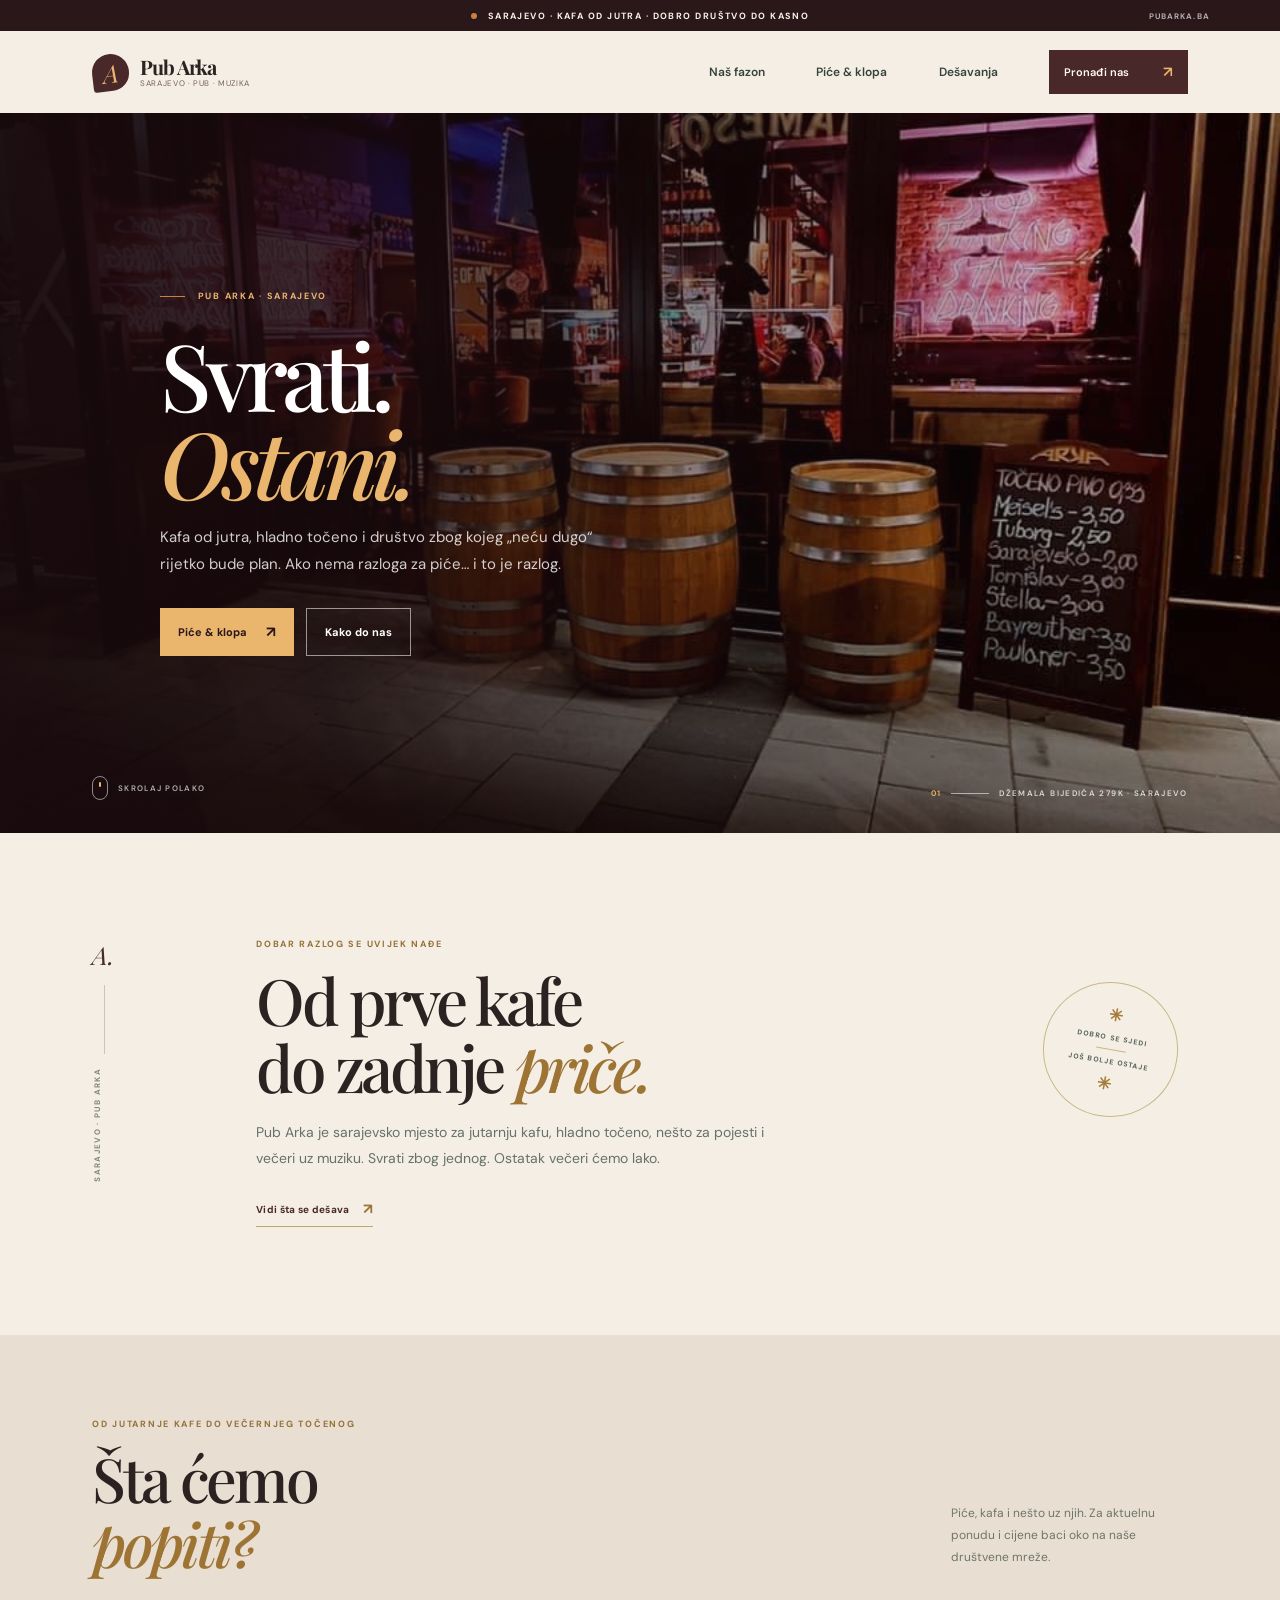
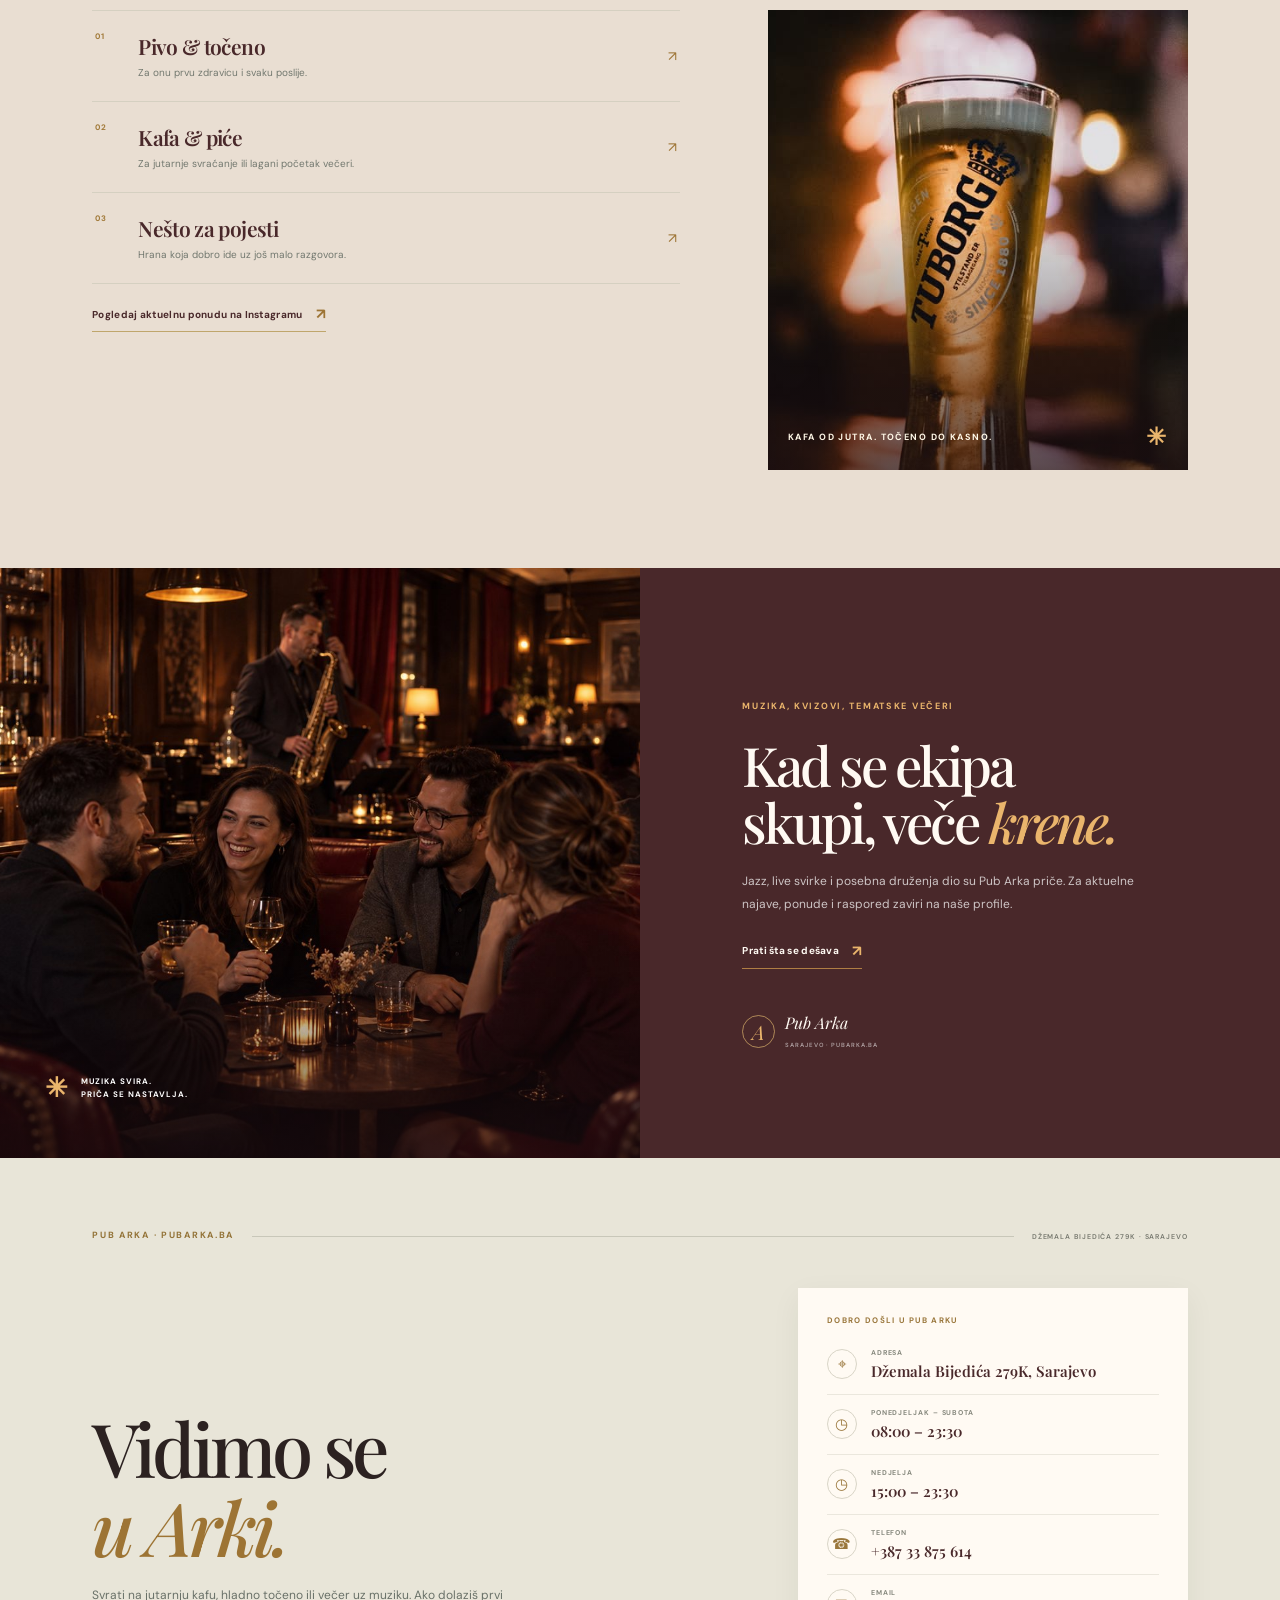
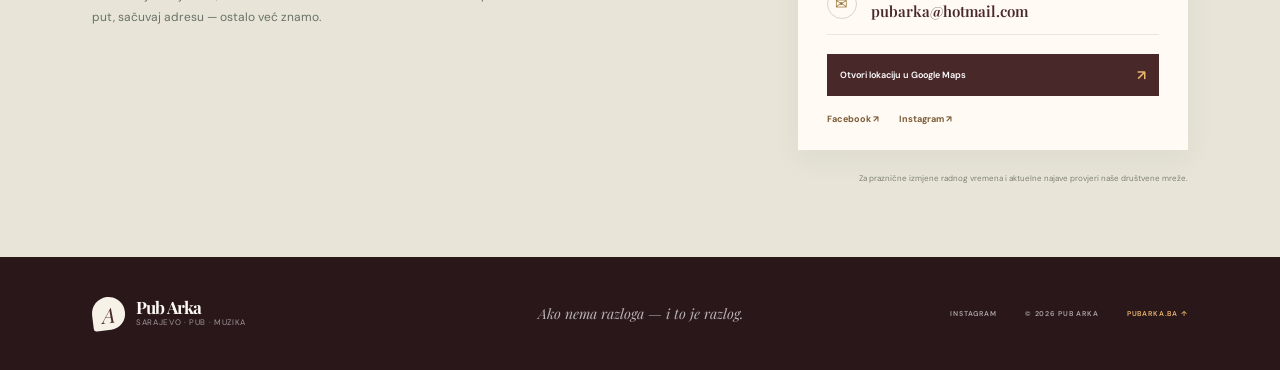
<file: pubarka 1/index.html>
<!doctype html>
<html lang="bs">
  <head>
    <meta charset="utf-8" />
    <meta name="viewport" content="width=device-width, initial-scale=1" />
    <meta name="theme-color" content="#291719" />
    <meta name="description" content="Pub Arka Sarajevo — jutarnja kafa, hladno točeno, muzika i dobro društvo. Džemala Bijedića 279K." />
    <meta property="og:type" content="website" />
    <meta property="og:title" content="Pub Arka Sarajevo — svratite na jedno" />
    <meta property="og:description" content="Kafa od jutra, hladno točeno, muzika i dobro društvo. Džemala Bijedića 279K, Sarajevo." />
    <meta property="og:url" content="https://pubarka.ba/" />
    <meta property="og:image" content="https://pubarka.ba/assets/images/pubarka-frontage.jpg" />
    <title>Pub Arka Sarajevo — za još jednu priču</title>
    <link rel="icon" type="image/svg+xml" href="favicon.svg" />
    <link rel="preconnect" href="https://fonts.googleapis.com" />
    <link rel="preconnect" href="https://fonts.gstatic.com" crossorigin />
    <link href="https://fonts.googleapis.com/css2?family=DM+Sans:wght@400;500;600;700&family=Playfair+Display:ital,wght@0,500;0,600;0,700;1,500;1,600&display=swap" rel="stylesheet" />
    <link rel="stylesheet" href="styles.css" />
    <script src="script.js" defer></script>
  </head>
  <body>
    <a class="skip-link" href="#main">Preskoči na sadržaj</a>

    <div class="topline">
      <span class="topline-dot" aria-hidden="true"></span>
      <p>SARAJEVO · KAFA OD JUTRA · DOBRO DRUŠTVO DO KASNO</p>
      <span class="topline-domain">PUBARKA.BA</span>
    </div>

    <header class="site-header" id="top">
      <a class="brand" href="#top" aria-label="Pub Arka — početna">
        <span class="brand-mark" aria-hidden="true">A</span>
        <span class="brand-copy"><strong>Pub Arka</strong><small>SARAJEVO · PUB · MUZIKA</small></span>
      </a>

      <button class="nav-toggle" type="button" aria-label="Otvori navigaciju" aria-expanded="false" aria-controls="primary-navigation">
        <span></span><span></span>
      </button>

      <nav class="primary-nav" id="primary-navigation" aria-label="Glavna navigacija">
        <a href="#fazon">Naš fazon</a>
        <a href="#meni">Piće & klopa</a>
        <a href="#dozivljaj">Dešavanja</a>
        <a class="nav-cta" href="#posjeta">Pronađi nas <span aria-hidden="true">↗</span></a>
      </nav>
    </header>

    <main id="main">
      <section class="hero" aria-labelledby="hero-title">
        <img class="hero-image" src="assets/images/pubarka-frontage.jpg" width="960" height="720" alt="Pub Arka u večernjem svjetlu, s prepoznatljivim neonskim natpisom, bačvama i tablom ponude ispred ulaza." fetchpriority="high" decoding="async" />
        <div class="hero-shade" aria-hidden="true"></div>
        <div class="hero-content">
          <p class="eyebrow eyebrow-light"><span class="eyebrow-dash"></span> PUB ARKA · SARAJEVO</p>
          <h1 id="hero-title">Svrati.<br /><em>Ostani.</em></h1>
          <p class="hero-intro">Kafa od jutra, hladno točeno i društvo zbog kojeg „neću dugo“ rijetko bude plan. Ako nema razloga za piće… i to je razlog.</p>
          <div class="hero-actions">
            <a class="button button-gold" href="#meni">Piće & klopa <span aria-hidden="true">↗</span></a>
            <a class="button button-outline" href="#posjeta">Kako do nas</a>
          </div>
        </div>
        <div class="hero-caption"><span>01</span><span class="caption-rule"></span><span>DŽEMALA BIJEDIĆA 279K · SARAJEVO</span></div>
        <a class="hero-scroll" href="#fazon" aria-label="Nastavi na naš fazon"><span></span> SKROLAJ POLAKO</a>
      </section>

      <section class="intro section-pad" id="fazon" aria-labelledby="intro-title">
        <div class="intro-rail"><span class="rail-mark">A.</span><span class="rail-line"></span><span class="rail-caption">SARAJEVO · PUB ARKA</span></div>
        <div class="intro-copy">
          <p class="eyebrow">DOBAR RAZLOG SE UVIJEK NAĐE</p>
          <h2 id="intro-title">Od prve kafe<br />do zadnje <em>priče.</em></h2>
          <p class="intro-body">Pub Arka je sarajevsko mjesto za jutarnju kafu, hladno točeno, nešto za pojesti i večeri uz muziku. Svrati zbog jednog. Ostatak večeri ćemo lako.</p>
          <a class="text-link" href="#dozivljaj">Vidi šta se dešava <span aria-hidden="true">↗</span></a>
        </div>
        <div class="intro-stamp" aria-label="Dobro se sjedi, još bolje ostaje">
          <span class="stamp-stars" aria-hidden="true">✳</span>
          <span>DOBRO SE SJEDI</span>
          <span class="stamp-line"></span>
          <span>JOŠ BOLJE OSTAJE</span>
          <span class="stamp-stars" aria-hidden="true">✳</span>
        </div>
      </section>

      <section class="menu-section section-pad" id="meni" aria-labelledby="menu-title">
        <div class="section-heading">
          <div>
            <p class="eyebrow">OD JUTARNJE KAFE DO VEČERNJEG TOČENOG</p>
            <h2 id="menu-title">Šta ćemo<br /><em>popiti?</em></h2>
          </div>
          <p class="section-aside">Piće, kafa i nešto uz njih. Za aktuelnu ponudu i cijene baci oko na naše društvene mreže.</p>
        </div>

        <div class="menu-layout">
          <div class="menu-listing">
            <div class="menu-categories">
              <article class="menu-category-card"><span>01</span><div><h3>Pivo & točeno</h3><p>Za onu prvu zdravicu i svaku poslije.</p></div><span class="category-arrow" aria-hidden="true">↗</span></article>
              <article class="menu-category-card"><span>02</span><div><h3>Kafa & piće</h3><p>Za jutarnje svraćanje ili lagani početak večeri.</p></div><span class="category-arrow" aria-hidden="true">↗</span></article>
              <article class="menu-category-card"><span>03</span><div><h3>Nešto za pojesti</h3><p>Hrana koja dobro ide uz još malo razgovora.</p></div><span class="category-arrow" aria-hidden="true">↗</span></article>
            </div>
            <a class="text-link menu-social-link" href="https://www.instagram.com/pub_arka/" target="_blank" rel="noreferrer">Pogledaj aktuelnu ponudu na Instagramu <span aria-hidden="true">↗</span></a>
          </div>

          <figure class="menu-photo">
            <img src="assets/images/pubarka-tuborg.jpg" width="526" height="526" alt="Čaša hladnog točenog Tuborg piva u toplom svjetlu Pub Arke." loading="lazy" decoding="async" />
            <figcaption><span>KAFA OD JUTRA. TOČENO DO KASNO.</span><span class="photo-spark" aria-hidden="true">✳</span></figcaption>
          </figure>
        </div>
      </section>

      <section class="mood-section" id="dozivljaj" aria-labelledby="mood-title">
        <div class="mood-photo-wrap">
          <img src="assets/images/pubarka-live-music.jpg" width="1200" height="900" alt="Gosti uživaju u večeri uz saksofonistu u toplom, prigušeno osvijetljenom pubu." loading="lazy" decoding="async" />
          <div class="mood-photo-note"><span class="note-star" aria-hidden="true">✳</span><span>MUZIKA SVIRA.<br />PRIČA SE NASTAVLJA.</span></div>
        </div>
        <div class="mood-copy">
          <p class="eyebrow eyebrow-light">MUZIKA, KVIZOVI, TEMATSKE VEČERI</p>
          <h2 id="mood-title">Kad se ekipa<br />skupi, veče <em>krene.</em></h2>
          <p>Jazz, live svirke i posebna druženja dio su Pub Arka priče. Za aktuelne najave, ponude i raspored zaviri na naše profile.</p>
          <a class="text-link text-link-light" href="https://www.instagram.com/pub_arka/" target="_blank" rel="noreferrer">Prati šta se dešava <span aria-hidden="true">↗</span></a>
          <div class="mood-signature"><span class="signature-mark">A</span><span>Pub Arka<br /><small>SARAJEVO · PUBARKA.BA</small></span></div>
        </div>
      </section>

      <section class="visit-section section-pad" id="posjeta" aria-labelledby="visit-title">
        <div class="visit-topline"><p class="eyebrow">PUB ARKA · PUBARKA.BA</p><span class="visit-rule"></span><span class="visit-coordinates">DŽEMALA BIJEDIĆA 279K · SARAJEVO</span></div>
        <div class="visit-main">
          <div>
            <h2 id="visit-title">Vidimo se<br /><em>u Arki.</em></h2>
            <p class="visit-intro">Svrati na jutarnju kafu, hladno točeno ili večer uz muziku. Ako dolaziš prvi put, sačuvaj adresu — ostalo već znamo.</p>
          </div>
          <div class="visit-card">
            <p class="card-label">DOBRO DOŠLI U PUB ARKU</p>
            <div class="visit-detail"><span class="detail-icon" aria-hidden="true">⌖</span><span><small>ADRESA</small><strong>Džemala Bijedića 279K, Sarajevo</strong></span></div>
            <div class="visit-detail"><span class="detail-icon" aria-hidden="true">◷</span><span><small>PONEDJELJAK – SUBOTA</small><strong>08:00 – 23:30</strong></span></div>
            <div class="visit-detail"><span class="detail-icon" aria-hidden="true">◷</span><span><small>NEDJELJA</small><strong>15:00 – 23:30</strong></span></div>
            <div class="visit-detail"><span class="detail-icon" aria-hidden="true">☎</span><span><small>TELEFON</small><strong><a href="tel:+38733875614">+387 33 875 614</a></strong></span></div>
            <div class="visit-detail"><span class="detail-icon" aria-hidden="true">✉</span><span><small>EMAIL</small><strong><a href="mailto:pubarka@hotmail.com">pubarka@hotmail.com</a></strong></span></div>
            <a class="visit-button" href="https://maps.app.goo.gl/caym4uHnaQQj2MvX6?g_st=ic" target="_blank" rel="noreferrer">Otvori lokaciju u Google Maps <span aria-hidden="true">↗</span></a>
            <div class="social-links"><a href="https://www.facebook.com/people/Pub-Arka/100070573111279/" target="_blank" rel="noreferrer">Facebook ↗</a><a href="https://www.instagram.com/pub_arka/" target="_blank" rel="noreferrer">Instagram ↗</a></div>
          </div>
        </div>
        <p class="visit-footnote">Za praznične izmjene radnog vremena i aktuelne najave provjeri naše društvene mreže.</p>
      </section>
    </main>

    <footer class="site-footer">
      <a class="brand brand-footer" href="#top" aria-label="Pub Arka — nazad na vrh">
        <span class="brand-mark" aria-hidden="true">A</span>
        <span class="brand-copy"><strong>Pub Arka</strong><small>SARAJEVO · PUB · MUZIKA</small></span>
      </a>
      <p>Ako nema razloga — i to je razlog.</p>
      <div class="footer-meta"><a href="https://www.instagram.com/pub_arka/" target="_blank" rel="noreferrer">INSTAGRAM</a><span>© <span id="year">2026</span> PUB ARKA</span><a class="back-top" href="#top">PUBARKA.BA ↑</a></div>
    </footer>
  </body>
</html>
</file>
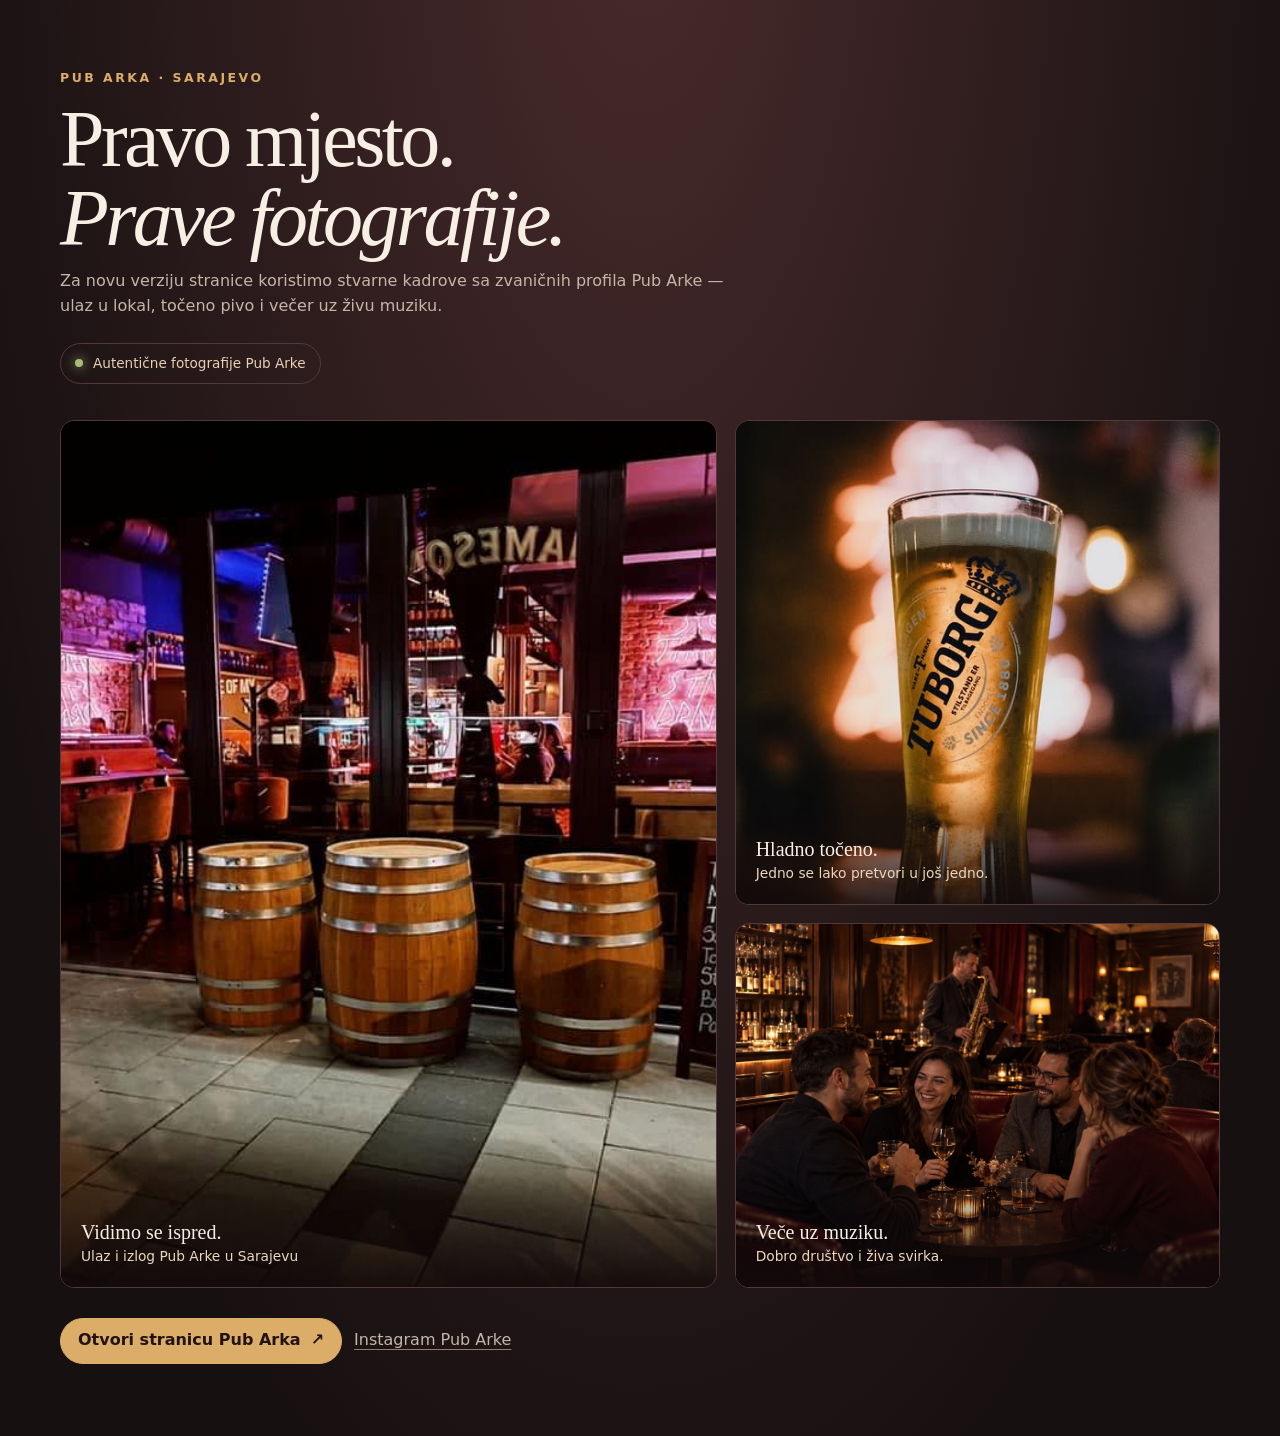
<file: photo-preview.html>
<!doctype html>
<html lang="bs">
<head>
  <meta charset="utf-8">
  <meta name="viewport" content="width=device-width, initial-scale=1">
  <meta name="theme-color" content="#211314">
  <title>Pub Arka — stvarne fotografije</title>
  <style>
    :root { color-scheme: dark; --bg:#171011; --panel:#24191a; --line:#53383a; --gold:#dcad69; --text:#f7efe4; --muted:#c5b6a7; }
    * { box-sizing:border-box; }
    body { margin:0; background:radial-gradient(ellipse at 50% -12%,#492b2c 0,var(--bg) 45rem); color:var(--text); font:16px/1.55 system-ui,Segoe UI,sans-serif; }
    main { width:min(1160px,calc(100% - 40px)); margin:0 auto; padding:56px 0 72px; }
    .brand { color:var(--gold); font-size:.78rem; font-weight:700; letter-spacing:.2em; text-transform:uppercase; }
    h1 { margin:10px 0 12px; font:clamp(2.5rem,7vw,5rem)/.98 Georgia,serif; letter-spacing:-.045em; }
    .intro { max-width:690px; margin:0; color:var(--muted); }
    .note { display:inline-flex; gap:10px; align-items:center; margin:24px 0 36px; padding:9px 14px; border:1px solid var(--line); border-radius:99px; color:#e7d1b4; font-size:.85rem; }
    .dot { width:8px; height:8px; border-radius:50%; background:#a8bc77; box-shadow:0 0 12px #a8bc77; }
    .gallery { display:grid; grid-template-columns:1.15fr .85fr; gap:18px; }
    figure { position:relative; min-width:0; min-height:310px; margin:0; overflow:hidden; border:1px solid var(--line); border-radius:14px; background:var(--panel); }
    figure:first-child { grid-row:span 2; }
    img { display:block; width:100%; height:100%; min-height:310px; object-fit:cover; }
    figure:first-child img { min-height:650px; object-position:center; }
    figcaption { position:absolute; right:0; bottom:0; left:0; padding:48px 20px 18px; background:linear-gradient(transparent,rgba(17,10,11,.9)); }
    figcaption strong { display:block; font:1.25rem Georgia,serif; }
    figcaption span { color:#ead8c0; font-size:.86rem; }
    .actions { display:flex; flex-wrap:wrap; align-items:center; gap:12px; margin-top:30px; }
    .button { display:inline-flex; min-height:46px; align-items:center; gap:10px; padding:0 17px; border:1px solid var(--gold); border-radius:99px; background:var(--gold); color:#211314; font-weight:700; text-decoration:none; }
    .social { color:var(--muted); text-decoration-color:#957c68; text-underline-offset:4px; }
    @media(max-width:700px) { main{width:calc(100% - 24px);padding-top:34px}.gallery{grid-template-columns:1fr}.gallery figure:first-child{grid-row:auto}.gallery figure:first-child img{min-height:420px}figure,img{min-height:280px} }
  </style>
</head>
<body>
  <main>
    <p class="brand">Pub Arka · Sarajevo</p>
    <h1>Pravo mjesto.<br><em>Prave fotografije.</em></h1>
    <p class="intro">Za novu verziju stranice koristimo stvarne kadrove sa zvaničnih profila Pub Arke — ulaz u lokal, točeno pivo i večer uz živu muziku.</p>
    <div class="note"><span class="dot" aria-hidden="true"></span>Autentične fotografije Pub Arke</div>
    <section class="gallery" aria-label="Fotografije Pub Arke">
      <figure><img src="assets/images/pubarka-frontage.jpg" alt="Pub Arka noću, prepoznatljivi neonski natpis, bačve i tabla pića ispred ulaza"><figcaption><strong>Vidimo se ispred.</strong><span>Ulaz i izlog Pub Arke u Sarajevu</span></figcaption></figure>
      <figure><img src="assets/images/pubarka-tuborg.jpg" alt="Čaša točenog piva u toplom svjetlu puba"><figcaption><strong>Hladno točeno.</strong><span>Jedno se lako pretvori u još jedno.</span></figcaption></figure>
      <figure><img src="assets/images/pubarka-live-music.jpg" alt="Muzičari nastupaju uživo u Pub Arki"><figcaption><strong>Veče uz muziku.</strong><span>Dobro društvo i živa svirka.</span></figcaption></figure>
    </section>
    <div class="actions"><a class="button" href="index.html">Otvori stranicu Pub Arka <span aria-hidden="true">↗</span></a><a class="social" href="https://www.instagram.com/pub_arka/" target="_blank" rel="noreferrer">Instagram Pub Arke</a></div>
  </main>
</body>
</html>
</file>
<file: styles.css>
/* Pub Arka */
:root {
  --ink: #130b0b;
  --ink-2: #1c1112;
  --oxblood: #3d1619;
  --wine: #5e2427;
  --brass: #c49a5a;
  --brass-light: #e2c48e;
  --cream: #f4ecdf;
  --cream-2: #ebe0cd;
  --paper: #fbf6ee;
  --text: #241918;
  --text-soft: #5f4f48;
  --on-dark: #f4ecdf;
  --on-dark-soft: rgba(244, 236, 223, .7);
  --line-dark: rgba(196, 154, 90, .22);
  --line-light: rgba(61, 22, 25, .14);
  --serif: "Fraunces", "Times New Roman", serif;
  --sans: "Manrope", "Segoe UI", Arial, sans-serif;
  --container: 1280px;
  --gutter: clamp(20px, 5vw, 64px);
  --ease: cubic-bezier(.2, .7, .1, 1);
  --grain: url("data:image/svg+xml,%3Csvg xmlns='http://www.w3.org/2000/svg' width='160' height='160'%3E%3Cfilter id='n'%3E%3CfeTurbulence type='fractalNoise' baseFrequency='.85' numOctaves='3' stitchTiles='stitch'/%3E%3CfeColorMatrix values='0 0 0 0 0 0 0 0 0 0 0 0 0 0 0 0 0 0 .55 0'/%3E%3C/filter%3E%3Crect width='100%25' height='100%25' filter='url(%23n)'/%3E%3C/svg%3E");
}

*, *::before, *::after { box-sizing: border-box; }
html { scroll-behavior: smooth; scroll-padding-top: 84px; -webkit-text-size-adjust: 100%; }
body { margin: 0; background: var(--ink); color: var(--text); font-family: var(--sans); font-size: 16px; line-height: 1.65; -webkit-font-smoothing: antialiased; }
img { display: block; max-width: 100%; }
a { color: inherit; text-decoration: none; }
h1, h2, h3, h4, p, figure, blockquote, dl, dd, ol, ul { margin: 0; }
ol, ul { padding: 0; list-style: none; }
button { font: inherit; color: inherit; }
::selection { background: var(--brass-light); color: var(--ink); }
:focus-visible { outline: 2px solid var(--brass-light); outline-offset: 3px; }
.sr-only { position: absolute; width: 1px; height: 1px; overflow: hidden; clip: rect(0 0 0 0); white-space: nowrap; }

.container { width: min(100% - var(--gutter) * 2, var(--container)); margin-inline: auto; }
.section { padding-block: clamp(88px, 12vw, 160px); }

.skip-link { position: fixed; z-index: 100; top: 12px; left: 12px; padding: 12px 18px; background: var(--brass-light); color: var(--ink); font-weight: 700; transform: translateY(-200%); }
.skip-link:focus { transform: none; }

/* ---------- Type ---------- */
h1, h2, h3, blockquote p { font-family: var(--serif); font-weight: 350; font-optical-sizing: auto; letter-spacing: -.025em; }
h1 em, h2 em, blockquote em { font-style: italic; font-weight: 300; color: var(--brass); }
h2 { font-size: clamp(44px, 6.4vw, 96px); line-height: .98; }

.kicker, .index { display: inline-flex; align-items: center; gap: 14px; font-size: 12px; font-weight: 700; letter-spacing: .22em; text-transform: uppercase; }
.kicker { color: var(--brass-light); }
.kicker-rule { width: 40px; height: 1px; background: var(--brass); }
.index { margin-bottom: 26px; color: var(--wine); }
.index::before { content: ""; width: 7px; height: 7px; border: 1px solid currentColor; border-radius: 50% 50% 0 0; }
.index-light { color: var(--brass-light); }

/* ---------- Buttons ---------- */
.btn { min-height: 54px; padding: 0 26px; display: inline-flex; align-items: center; justify-content: center; gap: 14px; border: 1px solid transparent; border-radius: 999px; font-size: 14px; font-weight: 700; letter-spacing: .02em; white-space: nowrap; transition: background .3s var(--ease), color .3s var(--ease), border-color .3s var(--ease), transform .3s var(--ease); }
.btn span { transition: transform .3s var(--ease); }
.btn:hover span { transform: translateX(4px); }
.btn-small { min-height: 42px; padding: 0 20px; font-size: 13px; }
.btn-brass { background: var(--brass); color: var(--ink); }
.btn-brass:hover { background: var(--brass-light); }
.btn-ghost { border-color: rgba(244, 236, 223, .35); color: var(--on-dark); }
.btn-ghost:hover { border-color: var(--brass-light); color: var(--brass-light); }
.btn-dark { background: var(--oxblood); color: var(--on-dark); }
.btn-dark:hover { background: var(--wine); }
.btn-outline { border-color: rgba(61, 22, 25, .3); color: var(--oxblood); }
.btn-outline:hover { border-color: var(--oxblood); background: var(--oxblood); color: var(--on-dark); }

.link-arrow { display: inline-flex; align-items: center; gap: 10px; padding-bottom: 6px; border-bottom: 1px solid var(--brass); color: var(--brass-light); font-size: 14px; font-weight: 700; transition: gap .3s var(--ease); }
.link-arrow:hover { gap: 16px; }

/* ---------- Open status ---------- */
.status { display: inline-flex; align-items: center; gap: 9px; font-size: 13px; font-weight: 600; white-space: nowrap; }
.status[hidden] { display: none; }
.status::before { content: ""; width: 8px; height: 8px; flex: none; border-radius: 50%; background: #c25a43; }
.status.is-open::before { background: #8fd170; box-shadow: 0 0 0 4px rgba(143, 209, 112, .18); animation: pulse 2.4s ease-in-out infinite; }
@keyframes pulse { 50% { box-shadow: 0 0 0 7px rgba(143, 209, 112, 0); } }
.status-pill { margin: 0 0 34px; padding: 9px 16px; border: 1px solid var(--line-light); border-radius: 999px; background: var(--paper); color: var(--oxblood); }
.status-pill.is-open::before { background: #4c9a3b; box-shadow: 0 0 0 4px rgba(76, 154, 59, .16); }

/* ---------- Header ---------- */
.site-header { position: fixed; z-index: 50; inset: 0 0 auto; height: 84px; padding-inline: var(--gutter); display: flex; align-items: center; justify-content: space-between; gap: 24px; color: var(--on-dark); transition: background .4s var(--ease), border-color .4s var(--ease), height .4s var(--ease); border-bottom: 1px solid transparent; }
/* Blur lives on a pseudo-element: backdrop-filter on the header itself would trap the fixed mobile nav inside it. */
.site-header::before { content: ""; position: absolute; inset: 0; z-index: -1; background: rgba(19, 11, 11, .82); backdrop-filter: blur(14px) saturate(140%); -webkit-backdrop-filter: blur(14px) saturate(140%); opacity: 0; transition: opacity .4s var(--ease); }
.site-header.is-scrolled { height: 70px; border-color: var(--line-dark); }
.site-header.is-scrolled::before { opacity: 1; }
.logo { display: inline-flex; align-items: center; }
.logo img { width: 132px; height: auto; filter: drop-shadow(0 2px 10px rgba(0, 0, 0, .35)); transition: width .4s var(--ease); }
.site-header.is-scrolled .logo img { width: 116px; }
.nav { display: flex; gap: clamp(22px, 3vw, 44px); font-size: 14px; font-weight: 600; }
.nav a { position: relative; padding-block: 6px; color: var(--on-dark-soft); transition: color .3s var(--ease); }
.nav a::after { content: ""; position: absolute; left: 0; right: 0; bottom: 0; height: 1px; background: var(--brass); transform: scaleX(0); transform-origin: left; transition: transform .35s var(--ease); }
.nav a:hover { color: var(--on-dark); }
.nav a:hover::after { transform: scaleX(1); }
.nav-mobile-only { display: none; }
.header-end { display: flex; align-items: center; gap: 22px; }
.header-end .status { color: var(--on-dark-soft); }
.menu-toggle { display: none; }

/* ---------- Hero ---------- */
.hero { position: relative; min-height: 100svh; padding: 140px 0 110px; display: flex; align-items: center; overflow: hidden; background: radial-gradient(ellipse 60% 70% at 78% 40%, rgba(94, 36, 39, .55), transparent 70%), radial-gradient(ellipse 50% 60% at 0% 100%, rgba(61, 22, 25, .6), transparent 70%), var(--ink); color: var(--on-dark); isolation: isolate; }
.hero::before, .atmosphere::after, .menu::before, .footer::before { content: ""; position: absolute; inset: 0; z-index: -1; background-image: var(--grain); opacity: .09; pointer-events: none; mix-blend-mode: overlay; }
.hero-grid { display: grid; grid-template-columns: minmax(0, 1.15fr) minmax(0, .85fr); align-items: center; gap: clamp(40px, 6vw, 96px); }
.hero h1 { margin: 30px 0 30px; font-size: clamp(72px, 10.5vw, 168px); line-height: .86; letter-spacing: -.045em; }
.hero h1 em { display: inline-block; padding-left: .45em; color: var(--brass-light); }
.hero-lead { max-width: 470px; margin-bottom: 40px; color: var(--on-dark-soft); font-size: clamp(17px, 1.4vw, 19px); line-height: 1.7; }
.hero-actions { display: flex; flex-wrap: wrap; gap: 14px; }
.hero-facts { margin-top: 64px; padding-top: 28px; display: grid; grid-template-columns: repeat(3, auto); justify-content: start; gap: 18px clamp(28px, 4vw, 56px); border-top: 1px solid var(--line-dark); }
.hero-facts dt { margin-bottom: 6px; color: var(--brass); font-size: 11px; font-weight: 700; letter-spacing: .2em; text-transform: uppercase; }
.hero-facts dd { font-family: var(--serif); font-size: 19px; }

.hero-visual { position: relative; justify-self: end; width: min(100%, 480px); }
.arch-frame { position: relative; padding: 14px; }
.arch-frame::before { content: ""; position: absolute; inset: 0; border: 1px solid var(--line-dark); border-radius: 1000px 1000px 0 0; }
.arch { position: relative; overflow: hidden; aspect-ratio: 4 / 5.2; border-radius: 1000px 1000px 0 0; background: var(--oxblood); }
.arch img { width: 100%; height: 100%; object-fit: cover; transition: transform 1.4s var(--ease); }
.arch:hover img { transform: scale(1.04); }
.hero .arch img { object-position: 50% 45%; }
.hero .arch::after { content: ""; position: absolute; inset: 0; background: linear-gradient(180deg, transparent 55%, rgba(19, 11, 11, .55)); }
.hero-caption { margin-top: 18px; color: var(--on-dark-soft); font-size: 12px; font-weight: 600; letter-spacing: .14em; text-align: center; text-transform: uppercase; }
.seal { position: absolute; left: -64px; bottom: 70px; width: 140px; height: 140px; }
.seal circle { fill: var(--ink); stroke: var(--line-dark); }
.seal textPath, .seal text { fill: var(--brass-light); font-family: var(--sans); font-size: 10.5px; font-weight: 700; letter-spacing: .19em; }
.seal > text { animation: spin 24s linear infinite; transform-origin: 80px 80px; }
.seal-star text { font-size: 30px; letter-spacing: 0; fill: var(--brass); }
@keyframes spin { to { transform: rotate(360deg); } }

.scroll-cue { position: absolute; left: 50%; bottom: 30px; width: 24px; height: 40px; margin-left: -12px; border: 1px solid rgba(244, 236, 223, .3); border-radius: 12px; }
.scroll-cue span { position: absolute; top: 8px; left: 50%; width: 2px; height: 8px; margin-left: -1px; border-radius: 2px; background: var(--brass-light); animation: cue 2s var(--ease) infinite; }
@keyframes cue { 0% { opacity: 0; transform: translateY(0); } 30% { opacity: 1; } 100% { opacity: 0; transform: translateY(14px); } }

/* ---------- Marquee ---------- */
.marquee { overflow: hidden; padding-block: 22px; background: var(--brass); color: var(--ink); }
.marquee-track { width: max-content; display: flex; align-items: center; gap: 34px; animation: marquee 38s linear infinite; }
.marquee span { font-family: var(--serif); font-size: clamp(22px, 2.4vw, 32px); font-style: italic; font-weight: 400; white-space: nowrap; }
.marquee i { font-style: normal; font-size: 18px; opacity: .55; }
@keyframes marquee { to { transform: translateX(-50%); } }

/* ---------- Story ---------- */
.story { background: var(--cream); }
.section-head { margin-bottom: clamp(48px, 7vw, 88px); }
.section-head h2 { max-width: 12ch; }
.story-body { display: grid; grid-template-columns: minmax(0, .9fr) minmax(0, 1.4fr); gap: clamp(40px, 7vw, 120px); align-items: start; }
.story-photo { width: min(100%, 300px); margin-top: 44px; }
.story-photo .arch { aspect-ratio: 4 / 5; }
.lead { color: var(--text-soft); font-size: clamp(18px, 1.6vw, 22px); line-height: 1.7; }
.pillars { display: grid; grid-template-columns: repeat(3, 1fr); border-top: 1px solid var(--line-light); }
.pillar { padding: 34px 28px 10px 0; }
.pillar + .pillar { padding-left: 28px; border-left: 1px solid var(--line-light); }
.pillar-time { display: block; margin-bottom: 52px; color: var(--wine); font-size: 12px; font-weight: 700; letter-spacing: .18em; text-transform: uppercase; }
.pillar h3 { margin-bottom: 12px; font-size: 27px; line-height: 1.1; }
.pillar p { color: var(--text-soft); font-size: 15px; }

/* ---------- Menu ---------- */
.menu { position: relative; isolation: isolate; background: radial-gradient(ellipse 60% 50% at 20% 30%, rgba(94, 36, 39, .4), transparent 70%), var(--ink-2); color: var(--on-dark); }
.menu .index { color: var(--brass-light); }
.section-head-split { display: flex; align-items: flex-end; justify-content: space-between; gap: 40px; }
.section-note { max-width: 320px; color: var(--on-dark-soft); font-size: 15px; }
.menu-grid { display: grid; grid-template-columns: minmax(0, .8fr) minmax(0, 1.2fr); align-items: center; gap: clamp(40px, 7vw, 112px); }
.menu-visual { width: min(100%, 440px); }
.menu-visual figcaption { margin-top: 20px; color: var(--brass-light); font-family: var(--serif); font-size: 21px; font-style: italic; text-align: center; }
.menu-visual .arch img { object-position: 50% 40%; }
.menu-board { padding: clamp(28px, 4vw, 52px); border: 1px solid var(--line-dark); background: linear-gradient(180deg, rgba(244, 236, 223, .035), rgba(244, 236, 223, .01)); }
.board-head { margin-bottom: 10px; padding-bottom: 22px; display: flex; align-items: baseline; justify-content: space-between; gap: 20px; border-bottom: 1px solid var(--line-dark); }
.board-head h3 { font-size: clamp(32px, 3vw, 42px); }
.board-head span { color: var(--brass); font-size: 12px; font-weight: 700; letter-spacing: .2em; }
.tap-table { width: 100%; border-collapse: collapse; font-variant-numeric: tabular-nums; }
.tap-table thead th { padding: 4px 0 14px 12px; color: var(--brass); font-size: 11px; font-weight: 700; letter-spacing: .18em; text-align: right; text-transform: uppercase; }
.tap-table thead th:first-child { padding-left: 0; text-align: left; }
.tap-table tbody tr { border-top: 1px solid rgba(196, 154, 90, .14); transition: background .3s var(--ease); }
.tap-table tbody tr:hover { background: rgba(196, 154, 90, .05); }
.tap-table tbody th { padding: 15px 12px 15px 0; font-family: var(--serif); font-size: clamp(19px, 1.7vw, 23px); font-weight: 400; text-align: left; }
.tap-table td { width: 17%; padding: 15px 0 15px 12px; color: var(--brass-light); font-family: var(--serif); font-size: clamp(18px, 1.6vw, 22px); text-align: right; white-space: nowrap; }

.specials { margin-top: 28px; display: grid; grid-template-columns: 1fr 1fr; gap: 14px; }
.special { padding: 22px 22px 20px; border: 1px solid rgba(196, 154, 90, .35); background: linear-gradient(160deg, rgba(196, 154, 90, .14), rgba(196, 154, 90, .02)); }
.special-tag { display: block; margin-bottom: 10px; color: var(--brass); font-size: 10px; font-weight: 700; letter-spacing: .2em; text-transform: uppercase; }
.special h4 { margin-bottom: 4px; font-family: var(--serif); font-size: 26px; font-weight: 400; }
.special p { margin-bottom: 14px; color: var(--on-dark-soft); font-size: 14px; }
.special-price { color: var(--brass-light); font-family: var(--serif); font-size: 30px; line-height: 1; }
.special-price small { color: var(--brass); font-family: var(--sans); font-size: 12px; font-weight: 700; letter-spacing: .12em; }

.menu-full { margin-top: clamp(64px, 9vw, 120px); }
.menu-full-head { margin-bottom: 26px; display: flex; flex-wrap: wrap; align-items: baseline; justify-content: space-between; gap: 16px 24px; }
.menu-full-head h3 { font-size: clamp(32px, 3.4vw, 48px); }
.menu-tabs { margin: 0 0 44px; padding-bottom: 4px; display: flex; gap: 10px; overflow-x: auto; scrollbar-width: none; }
.menu-tabs::-webkit-scrollbar { display: none; }
.menu-tabs button { flex: none; min-height: 46px; padding: 0 22px; border: 1px solid rgba(244, 236, 223, .2); border-radius: 999px; background: transparent; color: var(--on-dark-soft); font-size: 14px; font-weight: 700; cursor: pointer; transition: background .3s var(--ease), border-color .3s var(--ease), color .3s var(--ease); }
.menu-tabs button:hover { border-color: var(--brass); color: var(--on-dark); }
.menu-tabs button[aria-selected="true"] { border-color: var(--brass); background: var(--brass); color: var(--ink); }
.menu-panel { columns: 3 280px; column-gap: clamp(32px, 4vw, 64px); }
.menu-panel[hidden] { display: none; }
.menu-panel:not([hidden]) { animation: panel-in .5s var(--ease); }
@keyframes panel-in { from { opacity: 0; transform: translateY(10px); } }
.menu-group { margin-bottom: 44px; break-inside: avoid; }
.menu-group h4 { margin-bottom: 8px; padding-bottom: 12px; border-bottom: 1px solid var(--line-dark); color: var(--brass-light); font-family: var(--serif); font-size: 25px; font-style: italic; font-weight: 400; }
.menu-items li { padding-block: 10px; display: flex; align-items: baseline; gap: 12px; border-bottom: 1px solid rgba(196, 154, 90, .08); }
.mi-name { min-width: 0; font-size: 15px; font-weight: 600; line-height: 1.4; }
.mi-name small { margin-left: 3px; color: var(--on-dark-soft); font-size: 12px; font-weight: 500; white-space: nowrap; }
.mi-name em { display: block; margin-top: 3px; color: var(--on-dark-soft); font-size: 12.5px; font-style: normal; font-weight: 400; line-height: 1.5; }
.leader { flex: 1; min-width: 14px; border-bottom: 1px dotted rgba(196, 154, 90, .4); transform: translateY(-4px); }
.mi-price { color: var(--brass-light); font-family: var(--serif); font-size: 18px; font-variant-numeric: tabular-nums; white-space: nowrap; }
.mi-price small, .tap-table td small { margin-left: 1px; color: var(--brass); font-family: var(--sans); font-size: 10px; font-weight: 700; letter-spacing: .08em; }

/* ---------- Atmosphere ---------- */
.atmosphere { position: relative; isolation: isolate; min-height: 100svh; padding-block: clamp(300px, 34vw, 480px) clamp(80px, 9vw, 120px); display: flex; align-items: flex-end; overflow: hidden; color: var(--on-dark); }
.atmosphere-bg { position: absolute; inset: 0; z-index: -2; width: 100%; height: 100%; object-fit: cover; object-position: 50% 35%; }
.atmosphere::before { content: ""; position: absolute; inset: 0; z-index: -1; background: linear-gradient(180deg, rgba(19, 11, 11, .55) 0%, rgba(19, 11, 11, .35) 35%, rgba(19, 11, 11, .92) 78%, var(--ink) 100%); }
.atmosphere h2 { max-width: 14ch; margin-bottom: 56px; }
.events { margin-bottom: 52px; display: grid; grid-template-columns: repeat(4, 1fr); gap: 16px; }
.event { padding: 30px 28px; border: 1px solid rgba(244, 236, 223, .14); background: rgba(19, 11, 11, .45); backdrop-filter: blur(10px); -webkit-backdrop-filter: blur(10px); transition: border-color .35s var(--ease), transform .35s var(--ease); }
.event:hover { border-color: var(--brass); transform: translateY(-4px); }
.event-num { display: block; margin-bottom: 30px; color: var(--brass); font-family: var(--serif); font-size: 16px; font-style: italic; }
.event h3 { margin-bottom: 8px; font-size: 26px; }
.event p { color: var(--on-dark-soft); font-size: 15px; }

/* ---------- Motto ---------- */
.motto { padding-block: clamp(100px, 13vw, 170px); background: var(--cream-2); text-align: center; }
.motto-star { display: block; margin-bottom: 26px; color: var(--wine); font-size: 34px; }
.motto blockquote p { max-width: 20ch; margin-inline: auto; color: var(--oxblood); font-size: clamp(40px, 6.2vw, 92px); line-height: 1.04; }
.motto blockquote em { color: var(--wine); }
.motto-sign { margin-top: 30px; color: var(--text-soft); font-size: 13px; font-weight: 700; letter-spacing: .2em; text-transform: uppercase; }

/* ---------- Visit ---------- */
.visit { background: var(--cream); }
.visit-grid { display: grid; grid-template-columns: minmax(0, 1fr) minmax(0, 1.05fr); align-items: stretch; gap: clamp(40px, 7vw, 110px); }
.visit h2 { margin-bottom: 30px; }
.visit h2 em { color: var(--wine); }
.hours { width: 100%; margin-bottom: 30px; border-collapse: collapse; }
.hours th, .hours td { padding: 16px 0; border-bottom: 1px solid var(--line-light); font-weight: 500; text-align: left; }
.hours th { color: var(--text-soft); font-size: 15px; }
.hours td { color: var(--oxblood); font-family: var(--serif); font-size: 21px; text-align: right; }
.hours tr.is-today th { color: var(--oxblood); font-weight: 700; }
.hours tr.is-today th::after { content: "Danas"; margin-left: 10px; padding: 3px 9px; border-radius: 99px; background: var(--oxblood); color: var(--brass-light); font-size: 10px; font-weight: 700; letter-spacing: .14em; text-transform: uppercase; vertical-align: 2px; }
.contact { margin-bottom: 36px; display: grid; gap: 16px; }
.contact li { display: grid; grid-template-columns: 90px 1fr; align-items: baseline; gap: 16px; }
.contact span { color: var(--wine); font-size: 11px; font-weight: 700; letter-spacing: .18em; text-transform: uppercase; }
.contact a { color: var(--text); font-family: var(--serif); font-size: 20px; background: linear-gradient(var(--brass), var(--brass)) 0 100% / 0 1px no-repeat; transition: background-size .35s var(--ease); }
.contact a:hover { background-size: 100% 1px; }
.visit-actions { display: flex; flex-wrap: wrap; gap: 12px; }
.visit-note { margin-top: 22px; color: var(--text-soft); font-size: 13px; }
.map { position: relative; min-height: 520px; overflow: hidden; border-radius: 1000px 1000px 0 0; background: var(--cream-2); box-shadow: 0 40px 80px -40px rgba(61, 22, 25, .45); }
.map iframe { position: absolute; inset: 0; width: 100%; height: 100%; border: 0; filter: grayscale(1) sepia(.35) contrast(.92) brightness(1.02); }

/* ---------- Album ---------- */
.album { position: relative; isolation: isolate; padding-top: clamp(48px, 7vw, 96px); background: var(--ink); color: var(--on-dark); }
.album .index { color: var(--brass-light); }
.gallery { display: grid; grid-template-columns: repeat(4, minmax(0, 1fr)); grid-auto-rows: clamp(150px, 17vw, 240px); grid-auto-flow: dense; gap: 14px; }
.gallery li { position: relative; overflow: hidden; background: var(--oxblood); }
.g-wide { grid-column: span 2; grid-row: span 2; }
.g-tall { grid-row: span 2; }
.g-band { grid-column: span 2; }
.gallery a { position: relative; display: block; height: 100%; cursor: zoom-in; }
.gallery a::after { content: ""; position: absolute; inset: 0; background: linear-gradient(180deg, transparent 55%, rgba(19, 11, 11, .78)); opacity: 0; transition: opacity .5s var(--ease); }
.gallery img { width: 100%; height: 100%; object-fit: cover; filter: brightness(.9) saturate(.95); transition: transform 1.2s var(--ease), filter .6s var(--ease); }
.g-cap { position: absolute; left: 20px; right: 20px; bottom: 16px; z-index: 1; color: var(--on-dark); font-family: var(--serif); font-size: 20px; font-style: italic; opacity: 0; transform: translateY(10px); transition: opacity .5s var(--ease), transform .5s var(--ease); }
.gallery a:hover img, .gallery a:focus-visible img { transform: scale(1.05); filter: none; }
.gallery a:hover::after, .gallery a:focus-visible::after, .gallery a:hover .g-cap, .gallery a:focus-visible .g-cap { opacity: 1; transform: none; }
.gallery a:focus-visible { outline-offset: -4px; }
@media (hover: none) {
  .gallery a::after, .g-cap { opacity: 1; transform: none; }
  .g-cap { font-size: 16px; }
}

/* ---------- Lightbox ---------- */
.lightbox { width: 100vw; height: 100dvh; max-width: none; max-height: none; margin: 0; padding: 0; border: 0; background: rgba(13, 8, 8, .97); color: var(--on-dark); }
.lightbox[open] { display: grid; place-items: center; }
.lightbox::backdrop { background: rgba(0, 0, 0, .75); }
.lightbox-figure { display: grid; justify-items: center; gap: 16px; padding: 70px 90px 30px; }
.lightbox-figure img { width: auto; height: auto; max-width: min(100%, 1400px); max-height: calc(100dvh - 170px); object-fit: contain; box-shadow: 0 30px 80px rgba(0, 0, 0, .55); animation: lightbox-in .45s var(--ease); }
.lightbox-figure figcaption { width: 100%; display: flex; align-items: baseline; justify-content: space-between; gap: 20px; font-family: var(--serif); font-size: 19px; font-style: italic; }
.lightbox-count { color: var(--brass); font-family: var(--sans); font-size: 12px; font-style: normal; font-weight: 700; letter-spacing: .2em; }
.lightbox-btn { position: fixed; width: 52px; height: 52px; display: grid; place-items: center; padding: 0; border: 1px solid rgba(244, 236, 223, .22); border-radius: 50%; background: rgba(19, 11, 11, .6); color: var(--on-dark); font-size: 22px; line-height: 1; cursor: pointer; transition: border-color .3s var(--ease), color .3s var(--ease); }
.lightbox-btn:hover { border-color: var(--brass); color: var(--brass-light); }
.lightbox-close { top: 18px; right: 18px; font-size: 28px; }
.lightbox-prev, .lightbox-next { top: 50%; transform: translateY(-50%); }
.lightbox-prev { left: 20px; }
.lightbox-next { right: 20px; }
body.lightbox-open { overflow: hidden; }
@keyframes lightbox-in { from { opacity: 0; transform: scale(.98); } }

/* ---------- Footer ---------- */
.footer { position: relative; isolation: isolate; overflow: hidden; padding: clamp(80px, 10vw, 130px) 0 34px; background: var(--ink); color: var(--on-dark); }
.footer-logo { display: block; width: min(100%, 520px); height: auto; margin-bottom: clamp(48px, 7vw, 80px); }
.footer-cols { padding-block: 40px; display: grid; grid-template-columns: repeat(4, 1fr); gap: 32px; border-top: 1px solid var(--line-dark); }
.footer-cols h4 { margin-bottom: 12px; color: var(--brass); font-size: 11px; font-weight: 700; letter-spacing: .2em; text-transform: uppercase; }
.footer-cols p { color: var(--on-dark-soft); font-size: 15px; line-height: 1.8; }
.footer-cols a:hover { color: var(--brass-light); }
.footer-bottom { padding-top: 26px; display: flex; justify-content: space-between; gap: 20px; border-top: 1px solid var(--line-dark); color: rgba(244, 236, 223, .5); font-size: 13px; }
.footer-bottom a:hover { color: var(--brass-light); }

/* ---------- Reveal ---------- */
.js .reveal { opacity: 0; transform: translateY(28px); transition: opacity 1s var(--ease), transform 1s var(--ease); transition-delay: var(--delay, 0s); }
.js .reveal.is-visible { opacity: 1; transform: none; }

/* ---------- Responsive ---------- */
@media (max-width: 1080px) {
  .header-end .status { display: none; }
  .hero-grid { grid-template-columns: 1fr; }
  .hero-visual { justify-self: center; width: min(100%, 420px); margin-top: 20px; }
  .seal { left: -40px; }
  .story-body { grid-template-columns: 1fr; }
  .menu-grid { grid-template-columns: 1fr; }
  .menu-visual { justify-self: center; width: min(100%, 380px); }
  .visit-grid { grid-template-columns: 1fr; }
  .map { min-height: 460px; }
  .events { grid-template-columns: repeat(2, 1fr); }
  .gallery { grid-template-columns: repeat(3, minmax(0, 1fr)); grid-auto-rows: clamp(140px, 22vw, 220px); }
}

@media (max-width: 820px) {
  .site-header { height: 70px; }
  .menu-toggle { position: relative; z-index: 2; width: 46px; height: 46px; display: grid; place-content: center; gap: 7px; padding: 0; border: 1px solid rgba(244, 236, 223, .25); border-radius: 50%; background: transparent; cursor: pointer; }
  .menu-toggle span { width: 18px; height: 1.5px; background: var(--on-dark); transition: transform .35s var(--ease); }
  .menu-toggle[aria-expanded="true"] span:first-child { transform: translateY(4.25px) rotate(45deg); }
  .menu-toggle[aria-expanded="true"] span:last-child { transform: translateY(-4.25px) rotate(-45deg); }
  .header-end .btn { display: none; }
  .nav { position: fixed; inset: 0; z-index: 1; padding: 120px var(--gutter) 48px; display: flex; flex-direction: column; justify-content: flex-start; gap: 6px; background: var(--ink); opacity: 0; visibility: hidden; transition: opacity .4s var(--ease), visibility .4s; }
  .nav.is-open { opacity: 1; visibility: visible; }
  .nav a { padding: 10px 0; border-bottom: 1px solid var(--line-dark); color: var(--on-dark); font-family: var(--serif); font-size: 40px; font-weight: 350; letter-spacing: -.02em; }
  .nav a::after { display: none; }
  .nav .nav-mobile-only { display: block; margin-top: auto; border: 0; color: var(--brass-light); font-family: var(--sans); font-size: 18px; font-weight: 700; }
  .logo { position: relative; z-index: 2; }
  body.nav-open { overflow: hidden; }

  .section-head-split { display: block; }
  .section-note { margin-top: 22px; }
  .pillars { grid-template-columns: 1fr; }
  .pillar, .pillar + .pillar { padding: 26px 0; border-left: 0; border-bottom: 1px solid var(--line-light); }
  .pillar-time { margin-bottom: 14px; }
  .gallery { grid-template-columns: repeat(2, minmax(0, 1fr)); grid-auto-rows: 34vw; gap: 10px; }
  .g-band { grid-row: span 2; }
  .story-photo { margin-top: 32px; }
  .lightbox-figure { padding: 64px 14px 96px; }
  .lightbox-figure img { max-height: calc(100dvh - 190px); }
  .lightbox-figure figcaption { font-size: 17px; }
  .lightbox-prev, .lightbox-next { top: auto; bottom: 22px; transform: none; }
  .lightbox-prev { left: calc(50% - 64px); }
  .lightbox-next { right: calc(50% - 64px); }
  .event-num { margin-bottom: 14px; }
  .footer-cols { grid-template-columns: 1fr 1fr; }
}

@media (max-width: 560px) {
  body { font-size: 15px; }
  .hero { padding-top: 116px; }
  .hero h1 { font-size: clamp(68px, 22vw, 96px); }
  .hero-facts { grid-template-columns: 1fr 1fr; }
  .hero-facts div:last-child { grid-column: 1 / -1; }
  .hero-actions .btn { flex: 1 1 auto; }
  .seal { left: -14px; bottom: 54px; width: 108px; height: 108px; }
  .menu-board { padding: 26px 20px; margin-inline: calc(var(--gutter) * -.5); }
  .specials { grid-template-columns: 1fr; }
  .tap-table thead th { padding-left: 6px; letter-spacing: .1em; }
  .tap-table tbody th { font-size: 17px; }
  .tap-table td { padding-left: 6px; font-size: 17px; }
  .menu-tabs { margin-inline: calc(var(--gutter) * -1); padding-inline: var(--gutter); }
  .contact li { grid-template-columns: 1fr; gap: 2px; }
  .contact a { font-size: 19px; }
  .visit-actions .btn { flex: 1 1 auto; }
  .map { min-height: 400px; }
  .footer-cols { grid-template-columns: 1fr; gap: 24px; }
  .events { grid-template-columns: 1fr; }
  .footer-logo { width: min(100%, 320px); }
  .footer-bottom { flex-direction: column; }
}

@media (prefers-reduced-motion: reduce) {
  html { scroll-behavior: auto; }
  *, *::before, *::after { animation: none !important; transition-duration: .01ms !important; }
  .js .reveal { opacity: 1; transform: none; }
}
</file>
<file: pubarka 1/styles.css>
:root {
  color-scheme: light;
  --burgundy: #49282a;
  --burgundy-deep: #291719;
  --burgundy-soft: #633a37;
  --cream: #f5eee5;
  --cream-dark: #e9ded2;
  --paper: #fffaf3;
  --amber: #c9813c;
  --amber-light: #eab56c;
  --ink: #2c2221;
  --muted: #74645f;
  --serif: "Playfair Display", Georgia, serif;
  --sans: "DM Sans", Arial, sans-serif;
  --content: 1220px;
}

*, *::before, *::after { box-sizing: border-box; }
html { scroll-behavior: smooth; scroll-padding-top: 86px; }
body { margin: 0; background: var(--cream); color: var(--ink); font-family: var(--sans); -webkit-font-smoothing: antialiased; }
img { display: block; width: 100%; }
a { color: inherit; text-decoration: none; }
button { font: inherit; }
::selection { color: var(--burgundy-deep); background: var(--amber-light); }

.skip-link { position: absolute; z-index: 20; top: 10px; left: 10px; padding: 12px 16px; transform: translateY(-160%); background: var(--paper); color: var(--burgundy); border-radius: 3px; }
.skip-link:focus { transform: translateY(0); }
.topline { min-height: 31px; padding: 0 5.5%; display: flex; align-items: center; justify-content: center; gap: 11px; background: var(--burgundy-deep); color: #f6f2e8; font-size: 9px; font-weight: 700; letter-spacing: .16em; }
.topline p { margin: 0; }
.topline-dot { width: 6px; height: 6px; border-radius: 50%; background: var(--amber); }
.topline-domain { position: absolute; right: 5.5%; color: rgba(255,255,255,.65); font-size: 8px; letter-spacing: .13em; }

.site-header { position: relative; z-index: 10; min-height: 82px; padding: 0 7.2%; display: flex; align-items: center; justify-content: space-between; background: var(--cream); }
.brand { display: inline-flex; align-items: center; gap: 11px; }
.brand-mark { width: 37px; height: 37px; display: grid; place-items: center; background: var(--burgundy); color: var(--amber-light); font-family: var(--serif); font-size: 25px; font-style: italic; border-radius: 50% 50% 48% 3px; transform: rotate(-7deg); }
.brand-copy { display: grid; gap: 1px; }
.brand-copy strong { font-family: var(--serif); font-size: 20px; line-height: 1; letter-spacing: -.05em; }
.brand-copy small { color: var(--muted); font-size: 8px; letter-spacing: .08em; }
.primary-nav { display: flex; align-items: center; gap: clamp(24px, 4vw, 55px); color: #34433c; font-size: 12px; font-weight: 600; }
.primary-nav > a:not(.nav-cta) { transition: color .2s ease; }
.primary-nav > a:not(.nav-cta):hover { color: #b07929; }
.nav-cta { min-width: 139px; padding: 12px 15px; display: inline-flex; align-items: center; justify-content: space-between; background: var(--burgundy); color: var(--paper); font-size: 11px; transition: background .2s ease; }
.nav-cta:hover { background: #275648; }
.nav-cta span { color: var(--amber-light); font-size: 15px; }
.nav-toggle { display: none; }

.hero { min-height: min(685px, calc(100svh - 113px)); min-height: clamp(560px, calc(100svh - 113px), 720px); position: relative; overflow: hidden; display: flex; align-items: center; background: #251518; color: white; }
.hero-image, .hero-shade { position: absolute; inset: 0; width: 100%; height: 100%; }
.hero-image { object-fit: cover; object-position: center 55%; }
.hero-shade { background: linear-gradient(90deg, rgba(24,10,13,.95) 0%, rgba(24,10,13,.84) 26%, rgba(24,10,13,.53) 49%, rgba(24,10,13,.08) 100%), linear-gradient(0deg, rgba(24,10,13,.44), transparent 23%); }
.hero-content { position: relative; z-index: 1; width: min(580px, 56%); margin: 10px 0 0 12.5%; padding-bottom: 10px; }
.eyebrow { margin: 0; color: #937337; font-size: 9px; font-weight: 700; letter-spacing: .19em; line-height: 1.5; }
.eyebrow-light { color: var(--amber-light); }
.eyebrow-dash { width: 25px; height: 1px; margin-right: 9px; display: inline-block; vertical-align: middle; background: var(--amber); }
h1, h2, h3, p, figure { margin-top: 0; }
.hero h1 { margin: 26px 0 18px; font-family: var(--serif); font-size: clamp(58px, 7.25vw, 101px); font-weight: 500; letter-spacing: -.066em; line-height: .95; }
.hero h1 em, h2 em { color: var(--amber-light); font-weight: 500; }
.hero-intro { max-width: 435px; margin-bottom: 30px; color: rgba(255,255,255,.8); font-size: 15px; line-height: 1.8; }
.hero-actions { display: flex; flex-wrap: wrap; align-items: center; gap: 12px; }
.button { min-height: 48px; padding: 0 18px; display: inline-flex; align-items: center; justify-content: center; gap: 19px; font-size: 11px; font-weight: 700; transition: transform .2s ease, background .2s ease; }
.button:hover { transform: translateY(-2px); }
.button-gold { background: var(--amber-light); color: var(--burgundy-deep); }
.button-gold:hover { background: #f7d894; }
.button-gold span { font-size: 15px; }
.button-outline { border: 1px solid rgba(255,255,255,.55); color: white; }
.button-outline:hover { background: rgba(255,255,255,.1); }
.hero-caption { position: absolute; right: 7.2%; bottom: 35px; z-index: 1; display: flex; align-items: center; gap: 10px; color: rgba(255,255,255,.76); font-size: 8px; font-weight: 600; letter-spacing: .17em; }
.hero-caption > span:first-child { color: var(--amber-light); }
.caption-rule { width: 38px; height: 1px; background: rgba(255,255,255,.55); }
.hero-scroll { position: absolute; left: 7.2%; bottom: 33px; z-index: 1; display: flex; align-items: center; gap: 10px; color: rgba(255,255,255,.66); font-size: 8px; font-weight: 600; letter-spacing: .16em; }
.hero-scroll span { width: 16px; height: 24px; border: 1px solid rgba(255,255,255,.52); border-radius: 10px; position: relative; }
.hero-scroll span::after { content: ""; position: absolute; top: 5px; left: 6px; width: 2px; height: 5px; background: var(--amber-light); border-radius: 2px; }

.section-pad { padding-right: max(7.2%, calc((100% - var(--content)) / 2)); padding-left: max(7.2%, calc((100% - var(--content)) / 2)); }
.intro { min-height: 420px; padding-top: 105px; padding-bottom: 108px; position: relative; display: grid; grid-template-columns: 130px 1fr auto; align-items: start; gap: 34px; }
.intro-rail { min-height: 200px; display: flex; flex-direction: column; align-items: flex-start; gap: 14px; color: #84877d; }
.rail-mark { color: var(--burgundy); font-family: var(--serif); font-size: 25px; font-style: italic; }
.rail-line { width: 1px; height: 69px; margin-left: 12px; background: #c7c6b8; }
.rail-caption { writing-mode: vertical-rl; transform: rotate(180deg); font-size: 8px; font-weight: 700; letter-spacing: .17em; }
.intro-copy { max-width: 660px; }
.intro-copy h2, .section-heading h2, .mood-copy h2, .visit-main h2 { margin: 14px 0 19px; font-family: var(--serif); font-size: clamp(42px, 5vw, 66px); font-weight: 500; letter-spacing: -.055em; line-height: 1.06; }
.intro-copy h2 em { color: #9d7434; }
.intro-body { max-width: 540px; margin-bottom: 25px; color: #667269; font-size: 14px; line-height: 1.85; }
.text-link { display: inline-flex; align-items: center; gap: 13px; border-bottom: 1px solid #bfa66c; padding-bottom: 7px; color: var(--burgundy); font-size: 10px; font-weight: 700; letter-spacing: .03em; transition: gap .2s ease; }
.text-link:hover { gap: 19px; }
.text-link span { color: #9d7434; font-size: 15px; }
.intro-stamp { width: 135px; height: 135px; margin: 44px 10px 0 25px; padding: 14px; display: flex; flex-direction: column; align-items: center; justify-content: center; gap: 7px; border: 1px solid #c7b984; border-radius: 50%; color: #536359; font-size: 7px; font-weight: 700; letter-spacing: .16em; text-align: center; transform: rotate(10deg); }
.stamp-stars { color: #a57c39; font-size: 17px; }
.stamp-line { width: 30px; height: 1px; background: #c7b984; }

.menu-section { padding-top: 83px; padding-bottom: 98px; background: var(--cream-dark); }
.section-heading { margin-bottom: 35px; display: flex; align-items: flex-end; justify-content: space-between; gap: 30px; }
.section-heading h2 { margin-bottom: 0; font-size: clamp(43px, 5vw, 61px); }
.section-heading h2 em { color: #9d7434; }
.section-aside { max-width: 215px; margin: 0 2% 7px 0; color: #6e756b; font-size: 12px; line-height: 1.8; }
.menu-layout { display: grid; grid-template-columns: minmax(0, 1.05fr) minmax(290px, .75fr); align-items: stretch; gap: clamp(35px, 7vw, 88px); }
.menu-listing { min-width: 0; }
.menu-categories { border-top: 1px solid #d5d0c1; }
.menu-category-card { min-height: 91px; padding: 16px 3px; border-bottom: 1px solid #d5d0c1; display: grid; grid-template-columns: 28px 1fr 20px; align-items: center; gap: 15px; }
.menu-category-card > span:first-child { align-self: start; padding-top: 4px; color: #a17938; font-size: 8px; font-weight: 700; letter-spacing: .12em; }
.menu-category-card h3 { margin: 0 0 5px; color: var(--burgundy); font-family: var(--serif); font-size: 21px; font-weight: 600; letter-spacing: -.03em; }
.menu-category-card p { margin: 0; color: #72786f; font-size: 10px; line-height: 1.6; }
.category-arrow { justify-self: end; color: #9d7434; font-size: 14px; }
.menu-social-link { margin-top: 20px; }
.menu-photo { min-height: 460px; margin: 0; position: relative; overflow: hidden; background: #79603d; }
.menu-photo img { position: absolute; inset: 0; height: 100%; object-fit: cover; transition: transform .7s cubic-bezier(.2,.7,.2,1); }
.menu-photo:hover img { transform: scale(1.035); }
.menu-photo::after { content: ""; position: absolute; inset: 45% 0 0; background: linear-gradient(transparent, rgba(29,13,16,.68)); }
.menu-photo figcaption { position: absolute; right: 20px; bottom: 18px; left: 20px; z-index: 1; display: flex; align-items: center; justify-content: space-between; color: #fff8e7; font-size: 9px; font-weight: 700; letter-spacing: .16em; }
.photo-spark { color: var(--amber-light); font-size: 24px; }

.mood-section { min-height: 590px; display: grid; grid-template-columns: 1fr 1fr; background: var(--burgundy); color: var(--paper); }
.mood-photo-wrap { min-height: 590px; position: relative; overflow: hidden; background: #49282a; }
.mood-photo-wrap > img { height: 100%; min-height: 590px; object-fit: cover; object-position: 50% 49%; }
.mood-photo-wrap::after { content: ""; position: absolute; inset: 0; background: linear-gradient(0deg, rgba(29,13,16,.65), transparent 40%); }
.mood-photo-note { position: absolute; z-index: 1; left: 7%; bottom: 8%; display: flex; align-items: center; gap: 12px; color: white; font-size: 8px; font-weight: 700; letter-spacing: .13em; line-height: 1.7; }
.note-star { color: var(--amber-light); font-size: 27px; }
.mood-copy { padding: 100px clamp(40px, 8vw, 116px) 76px clamp(48px, 8vw, 116px); display: flex; flex-direction: column; align-items: flex-start; justify-content: center; }
.mood-copy h2 { margin-top: 22px; color: var(--paper); font-size: clamp(37px, 4.25vw, 58px); }
.mood-copy h2 em { color: var(--amber-light); }
.mood-copy > p:not(.eyebrow) { max-width: 410px; margin-bottom: 25px; color: rgba(255,255,255,.73); font-size: 12px; line-height: 1.9; }
.text-link-light { margin-bottom: 45px; border-color: rgba(230,172,82,.65); color: var(--paper); }
.text-link-light span { color: var(--amber-light); }
.mood-signature { display: flex; align-items: center; gap: 10px; color: var(--paper); font-family: var(--serif); font-size: 16px; font-style: italic; line-height: 1.15; }
.signature-mark { width: 33px; height: 33px; display: grid; place-items: center; border: 1px solid rgba(240,199,118,.6); border-radius: 50%; color: var(--amber-light); font-size: 20px; }
.mood-signature small { color: rgba(255,255,255,.55); font-family: var(--sans); font-size: 6px; font-style: normal; font-weight: 600; letter-spacing: .15em; }

.visit-section { padding-top: 71px; padding-bottom: 74px; background: #e8e5d8; }
.visit-topline { display: flex; align-items: center; gap: 18px; }
.visit-topline .eyebrow { white-space: nowrap; }
.visit-rule { width: 100%; height: 1px; background: #c8c7b9; }
.visit-coordinates { color: #77796f; white-space: nowrap; font-size: 7px; font-weight: 600; letter-spacing: .13em; }
.visit-main { padding-top: 45px; display: grid; grid-template-columns: 1fr minmax(300px, 390px); align-items: center; gap: 70px; }
.visit-main h2 { margin: 0 0 17px; font-size: clamp(47px, 5.8vw, 76px); }
.visit-main h2 em { color: #9d7434; }
.visit-intro { max-width: 415px; margin: 0; color: #697168; font-size: 12px; line-height: 1.85; }
.visit-card { padding: 27px 29px 25px; background: var(--paper); box-shadow: 0 9px 28px rgba(32,47,38,.06); }
.card-label { margin: 0 0 10px; color: #9a773c; font-size: 8px; font-weight: 700; letter-spacing: .17em; }
.visit-detail { padding: 13px 0; display: flex; align-items: center; gap: 14px; border-bottom: 1px solid #ebe7dd; }
.detail-icon { width: 30px; height: 30px; display: grid; place-items: center; border: 1px solid #d9d5c7; border-radius: 50%; color: #9a773c; font-size: 15px; }
.visit-detail > span:last-child { display: grid; gap: 4px; }
.visit-detail small { color: #87897e; font-size: 7px; font-weight: 700; letter-spacing: .13em; }
.visit-detail strong { color: var(--burgundy); font-family: var(--serif); font-size: 15px; font-weight: 600; }
.visit-button { min-height: 42px; margin-top: 19px; padding: 0 13px; display: flex; align-items: center; justify-content: space-between; gap: 12px; background: var(--burgundy); color: white; font-size: 9px; font-weight: 600; transition: background .2s ease; }
.visit-button:hover { background: #285849; }
.visit-button span { color: var(--amber-light); font-size: 14px; }
.social-links { margin-top: 17px; display: flex; gap: 20px; }
.social-links a { color: #7b5b38; font-size: 9px; font-weight: 700; }
.social-links a:hover { color: var(--burgundy); }
.visit-footnote { margin: 23px 0 0; color: #7f8176; font-size: 8px; text-align: right; }

.site-footer { min-height: 113px; padding: 24px 7.2%; display: grid; grid-template-columns: 1fr auto 1fr; align-items: center; gap: 25px; background: var(--burgundy-deep); color: var(--paper); }
.brand-footer .brand-mark { width: 33px; height: 33px; background: #f6f2e8; color: var(--burgundy); font-size: 21px; }
.brand-footer .brand-copy strong { font-size: 17px; }
.brand-footer .brand-copy small { color: rgba(255,255,255,.55); }
.site-footer > p { margin: 0; color: rgba(255,255,255,.68); font-family: var(--serif); font-size: 14px; font-style: italic; }
.footer-meta { display: flex; justify-content: flex-end; align-items: center; gap: clamp(13px, 2.2vw, 30px); color: rgba(255,255,255,.61); font-size: 7px; font-weight: 600; letter-spacing: .12em; }
.footer-meta a:hover { color: var(--amber-light); }
.back-top { color: var(--amber-light); }

@media (max-width: 900px) {
  .site-header { padding-right: 5%; padding-left: 5%; }
  .hero-content { margin-left: 9%; }
  .section-pad { padding-right: 6%; padding-left: 6%; }
  .intro { grid-template-columns: 80px 1fr auto; gap: 20px; }
  .intro-stamp { width: 105px; height: 105px; margin: 30px 0 0 8px; font-size: 6px; }
  .menu-layout { grid-template-columns: minmax(0, 1.1fr) minmax(235px, .75fr); gap: 34px; }
  .menu-photo { min-height: 425px; }
  .mood-copy { padding-right: 6%; padding-left: 7%; }
  .visit-main { gap: 38px; }
  .site-footer { padding-right: 5%; padding-left: 5%; }
}

@media (max-width: 680px) {
  html { scroll-padding-top: 64px; }
  .topline { min-height: 28px; font-size: 7px; letter-spacing: .11em; }
  .topline-domain { display: none; }
  .site-header { min-height: 68px; padding: 0 6%; }
  .brand-mark { width: 33px; height: 33px; font-size: 22px; }
  .brand-copy strong { font-size: 18px; }
  .brand-copy small { font-size: 7px; }
  .nav-toggle { width: 42px; height: 42px; padding: 11px 8px; border: 1px solid #d4d1c5; display: grid; align-content: center; gap: 6px; background: transparent; cursor: pointer; }
  .nav-toggle span { width: 23px; height: 1px; background: var(--burgundy); transition: transform .2s ease; }
  .nav-toggle[aria-expanded="true"] span:first-child { transform: translateY(3.5px) rotate(45deg); }
  .nav-toggle[aria-expanded="true"] span:last-child { transform: translateY(-3.5px) rotate(-45deg); }
  .primary-nav { position: absolute; top: calc(100% - 1px); right: 0; left: 0; padding: 7px 6% 20px; display: none; align-items: stretch; gap: 0; background: var(--cream); box-shadow: 0 13px 16px rgba(15,35,27,.08); }
  .primary-nav.is-open { display: flex; flex-direction: column; }
  .primary-nav > a:not(.nav-cta) { padding: 14px 0; border-bottom: 1px solid #dedace; }
  .nav-cta { min-height: 43px; margin-top: 12px; }
  .hero { min-height: 655px; min-height: min(720px, calc(100svh - 96px)); align-items: flex-end; }
  .hero-image { object-position: 63% center; }
  .hero-shade { background: linear-gradient(0deg, rgba(11,27,22,.95) 0%, rgba(11,27,22,.76) 39%, rgba(11,27,22,.18) 100%), linear-gradient(90deg, rgba(11,27,22,.33), transparent 75%); }
  .hero-content { width: 88%; margin: 0 6% 108px; }
  .hero h1 { margin: 20px 0 14px; font-size: clamp(58px, 15vw, 86px); }
  .hero-intro { max-width: 370px; font-size: 13px; line-height: 1.7; }
  .hero-caption { right: 6%; bottom: 26px; font-size: 7px; }
  .hero-scroll { left: 6%; bottom: 22px; font-size: 0; }
  .hero-scroll span { width: 15px; height: 21px; }
  .section-pad { padding-right: 7%; padding-left: 7%; }
  .intro { min-height: unset; padding-top: 73px; padding-bottom: 76px; grid-template-columns: 30px 1fr; gap: 14px; }
  .intro-rail { min-height: 185px; align-items: center; }
  .rail-mark { font-size: 19px; }
  .rail-line { margin-left: 0; height: 49px; }
  .rail-caption { font-size: 6px; }
  .intro-copy h2 { font-size: clamp(41px, 11vw, 57px); }
  .intro-body { font-size: 12px; }
  .intro-stamp { position: absolute; right: 8%; bottom: 24px; width: 72px; height: 72px; margin: 0; gap: 3px; border-color: #c7b984; font-size: 4px; }
  .intro-stamp .stamp-stars { font-size: 12px; }
  .intro-stamp .stamp-line { width: 20px; }
  .intro-copy .text-link { margin-bottom: 23px; }
  .menu-section { padding-top: 67px; padding-bottom: 72px; }
  .section-heading { margin-bottom: 24px; display: block; }
  .section-heading h2 { font-size: clamp(42px, 11vw, 57px); }
  .section-aside { max-width: 260px; margin: 12px 0 0; font-size: 11px; }
  .menu-layout { grid-template-columns: 1fr; gap: 23px; }
  .menu-category-card { min-height: 84px; }
  .menu-photo { min-height: 350px; }
  .mood-section { grid-template-columns: 1fr; }
  .mood-photo-wrap, .mood-photo-wrap > img { min-height: 400px; max-height: 500px; }
  .mood-photo-wrap > img { object-position: 50% 47%; }
  .mood-copy { padding: 67px 8% 60px; }
  .mood-copy h2 { font-size: clamp(40px, 10vw, 54px); }
  .mood-copy > p:not(.eyebrow) { font-size: 11px; }
  .text-link-light { margin-bottom: 35px; }
  .visit-section { padding-top: 54px; padding-bottom: 55px; }
  .visit-topline { gap: 9px; }
  .visit-topline .eyebrow { font-size: 7px; letter-spacing: .11em; }
  .visit-coordinates { font-size: 0; }
  .visit-main { padding-top: 31px; grid-template-columns: 1fr; gap: 25px; }
  .visit-main h2 { font-size: 58px; }
  .visit-intro { font-size: 11px; }
  .visit-card { padding: 23px 20px 20px; }
  .visit-footnote { text-align: left; line-height: 1.6; }
  .site-footer { padding: 26px 7%; grid-template-columns: 1fr auto; gap: 18px 10px; }
  .site-footer > p { grid-column: 1 / -1; grid-row: 2; font-size: 13px; }
  .footer-meta { grid-column: 1 / -1; grid-row: 3; justify-content: space-between; gap: 8px; font-size: 6px; }
}

@media (prefers-reduced-motion: reduce) {
  *, *::before, *::after { scroll-behavior: auto !important; animation-duration: .01ms !important; animation-iteration-count: 1 !important; transition-duration: .01ms !important; }
}
</file>
